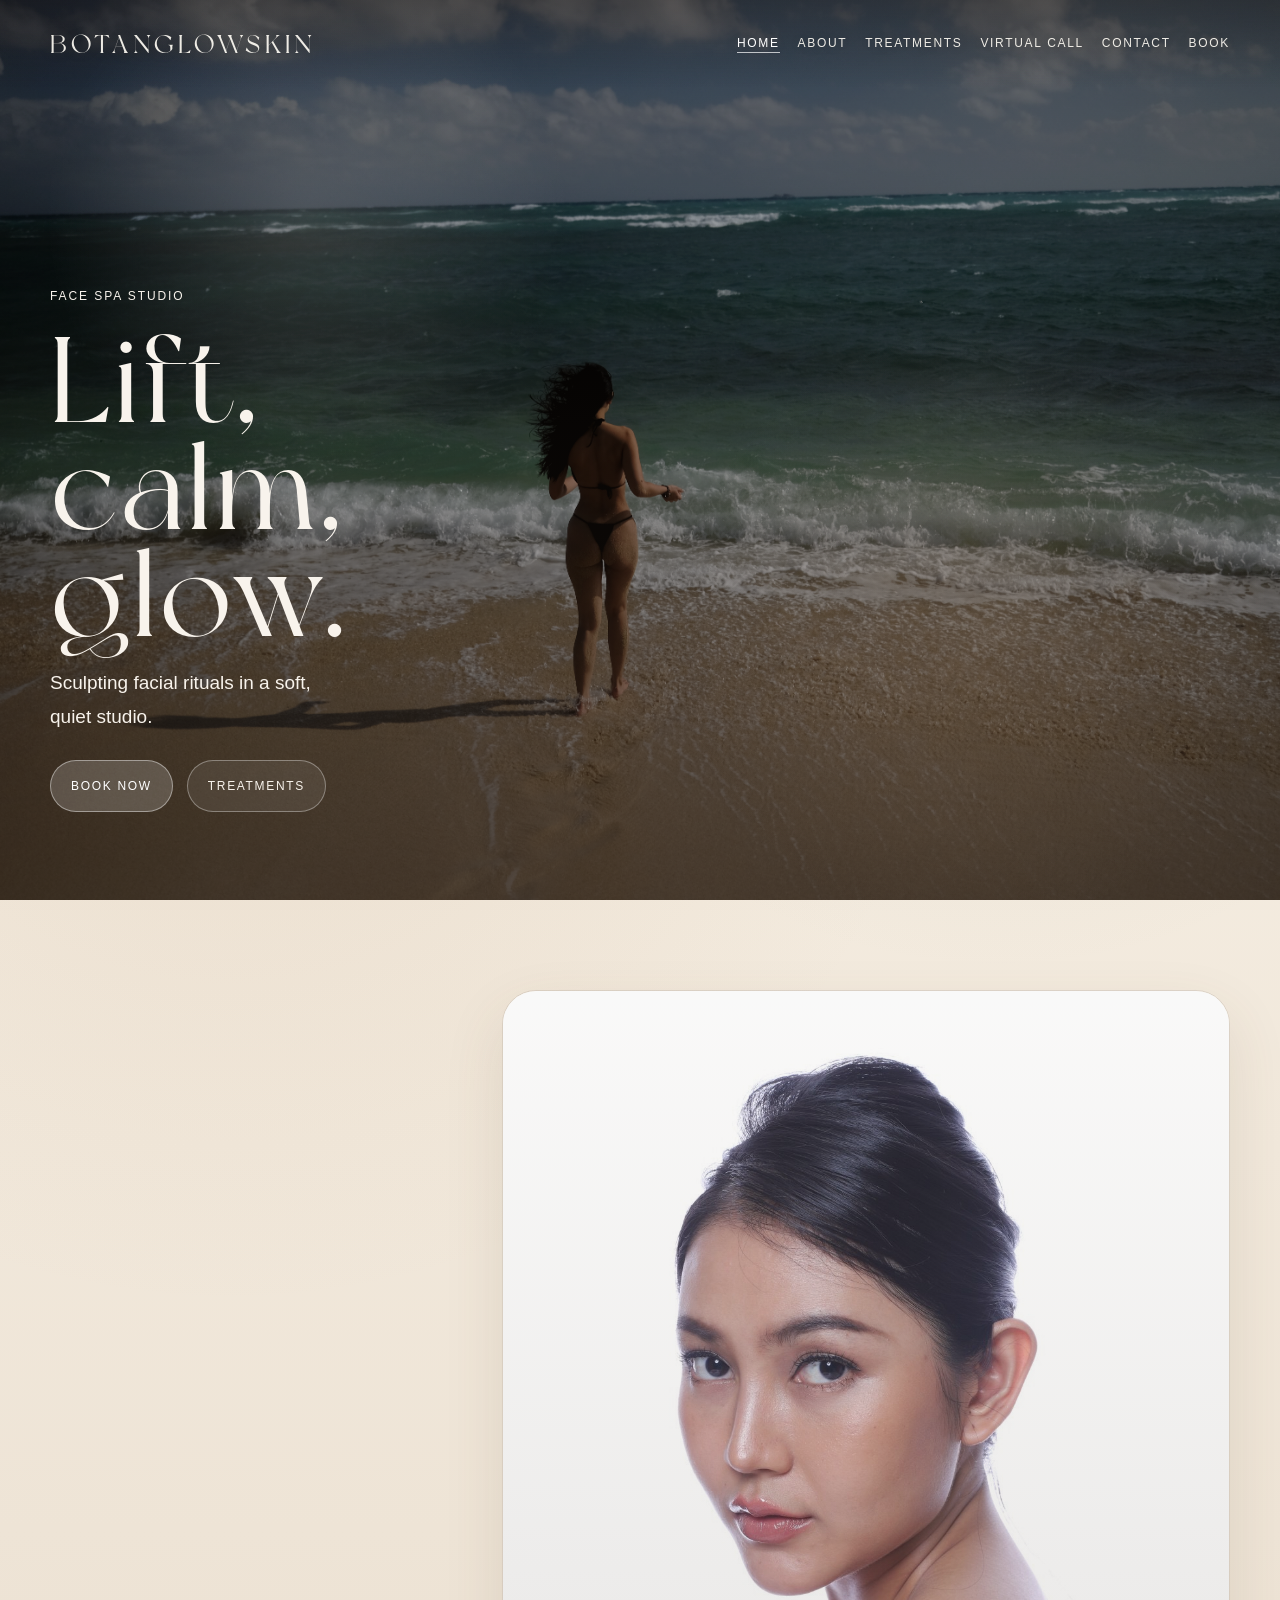
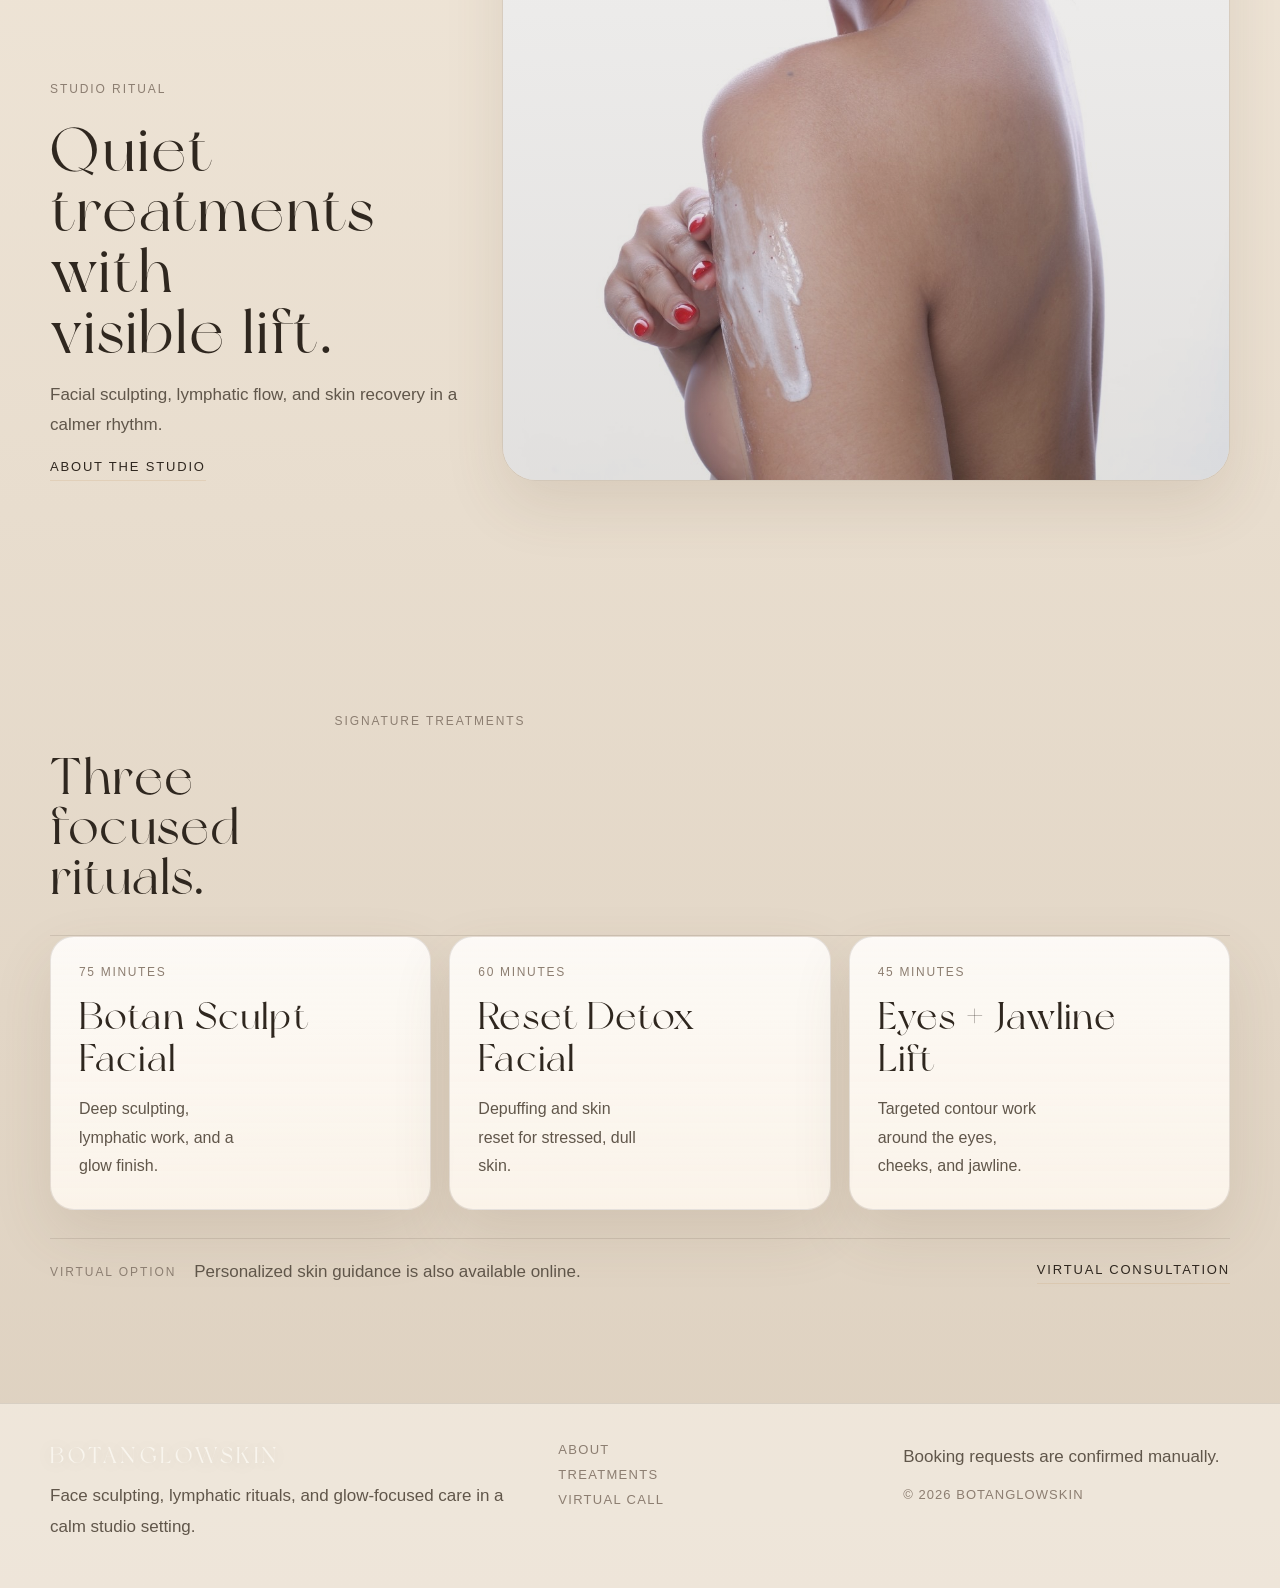
<file: index.html>
<!doctype html>
<html lang="en">
  <head>
    <meta charset="UTF-8" />
    <meta name="viewport" content="width=device-width, initial-scale=1.0" />
    <meta
      name="description"
      content="BOTANGLOWSKIN is a calm, sculpting-focused face spa studio offering moody facial rituals, lymphatic massage, and glow-led skin treatments."
    />
    <title>BOTANGLOWSKIN | Home</title>
    <link rel="stylesheet" href="styles.css" />
    <script src="site.js" defer></script>
  </head>
  <body class="page page-home">
    <header class="site-header">
      <div class="container header-inner">
        <a class="brand" href="index.html">BOTANGLOWSKIN</a>
        <nav class="nav" aria-label="Primary navigation">
          <a class="is-active" href="index.html">Home</a>
          <a href="about.html">About</a>
          <a href="services.html">Treatments</a>
          <a href="virtual-call.html">Virtual Call</a>
          <a href="contact.html">Contact</a>
          <a href="booking.html">Book</a>
        </nav>
      </div>
    </header>

    <main>
      <section class="hero hero-home">
        <div class="hero-home-media">
          <img src="photo/2.JPG" alt="Botanglowskin treatment atmosphere" />
        </div>

        <div class="container">
          <div class="hero-home-content" data-reveal>
            <p class="eyebrow">Face Spa Studio</p>
            <h1>Lift, calm, glow.</h1>
            <p class="hero-lead">
              Sculpting facial rituals in a soft, quiet studio.
            </p>

            <div class="button-row">
              <a class="button button-primary" href="booking.html">Book Now</a>
              <a class="button button-secondary" href="services.html"
                >Treatments</a
              >
            </div>
          </div>
        </div>
      </section>

      <section class="section home-editorial-section">
        <div class="container home-editorial-grid">
          <div class="home-editorial-copy" data-reveal>
            <p class="eyebrow">Studio Ritual</p>
            <h2>Quiet treatments with visible lift.</h2>
            <p>
              Facial sculpting, lymphatic flow, and skin recovery in a calmer
              rhythm.
            </p>
            <a class="text-link" href="about.html">About the studio</a>
          </div>

          <div class="image-panel home-editorial-image" data-reveal>
            <img
              src="photo/main.JPG"
              alt="Client receiving a calming face treatment"
            />
          </div>
        </div>
      </section>

      <section class="section">
        <div class="container">
          <div
            class="section-heading section-heading--compact home-services-heading"
            data-reveal
          >
            <p class="eyebrow">Signature Treatments</p>
            <h2>Three focused rituals.</h2>
          </div>

          <div class="service-cards home-service-cards">
            <article class="service-card home-service-card" data-reveal>
              <span class="service-time">75 Minutes</span>
              <h3>Botan Sculpt Facial</h3>
              <p>Deep sculpting, lymphatic work, and a glow finish.</p>
            </article>

            <article class="service-card home-service-card" data-reveal>
              <span class="service-time">60 Minutes</span>
              <h3>Reset Detox Facial</h3>
              <p>Depuffing and skin reset for stressed, dull skin.</p>
            </article>

            <article class="service-card home-service-card" data-reveal>
              <span class="service-time">45 Minutes</span>
              <h3>Eyes + Jawline Lift</h3>
              <p>Targeted contour work around the eyes, cheeks, and jawline.</p>
            </article>
          </div>

          <div class="home-cta-note" data-reveal>
            <p class="small-label">Virtual Option</p>
            <p>Personalized skin guidance is also available online.</p>
            <a class="text-link" href="virtual-call.html"
              >Virtual consultation</a
            >
          </div>
        </div>
      </section>
    </main>

    <footer class="site-footer">
      <div class="container footer-grid">
        <div class="footer-brand">
          <a class="brand" href="index.html">BOTANGLOWSKIN</a>
          <p>
            Face sculpting, lymphatic rituals, and glow-focused care in a calm
            studio setting.
          </p>
        </div>

        <div class="footer-links">
          <a href="about.html">About</a>
          <a href="services.html">Treatments</a>
          <a href="virtual-call.html">Virtual Call</a>
        </div>

        <div class="footer-meta">
          <p>Booking requests are confirmed manually.</p>
          <p class="footer-copy">© <span data-year></span> BOTANGLOWSKIN</p>
        </div>
      </div>
    </footer>
  </body>
</html>
</file>
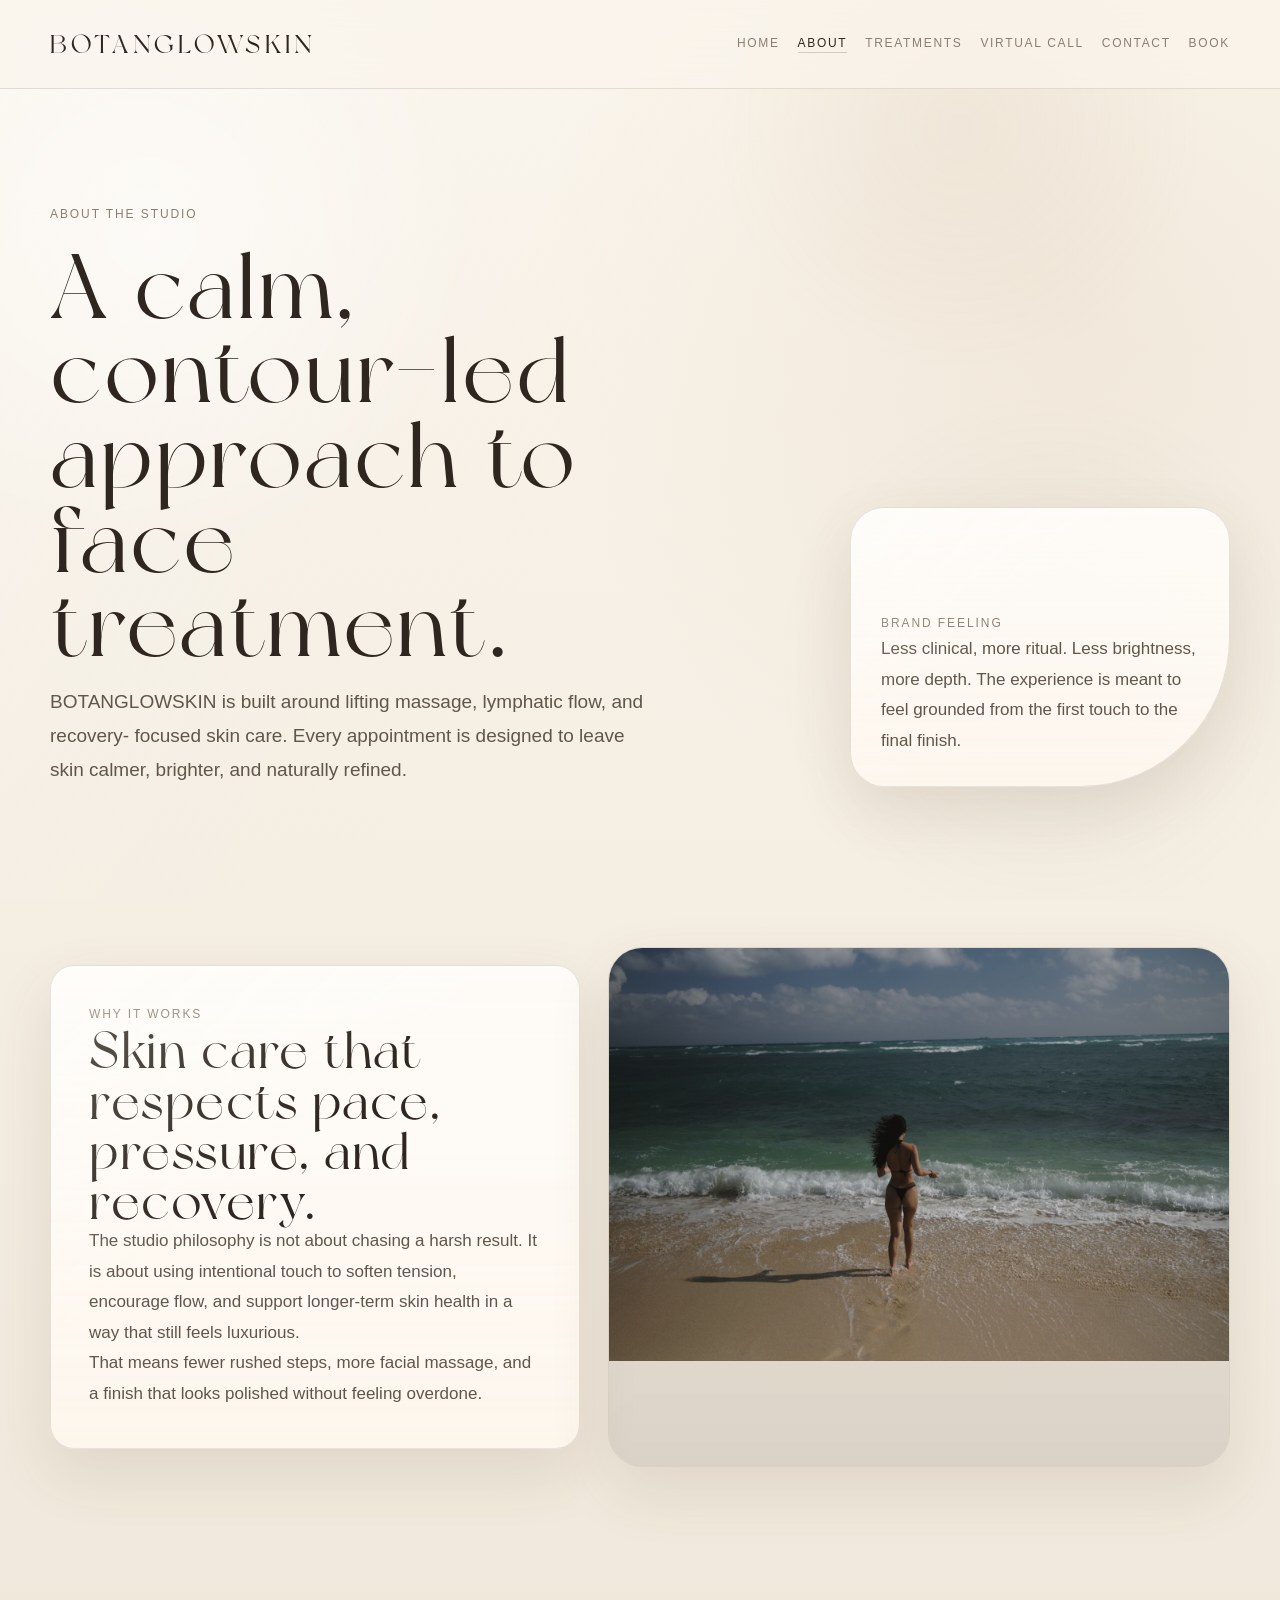
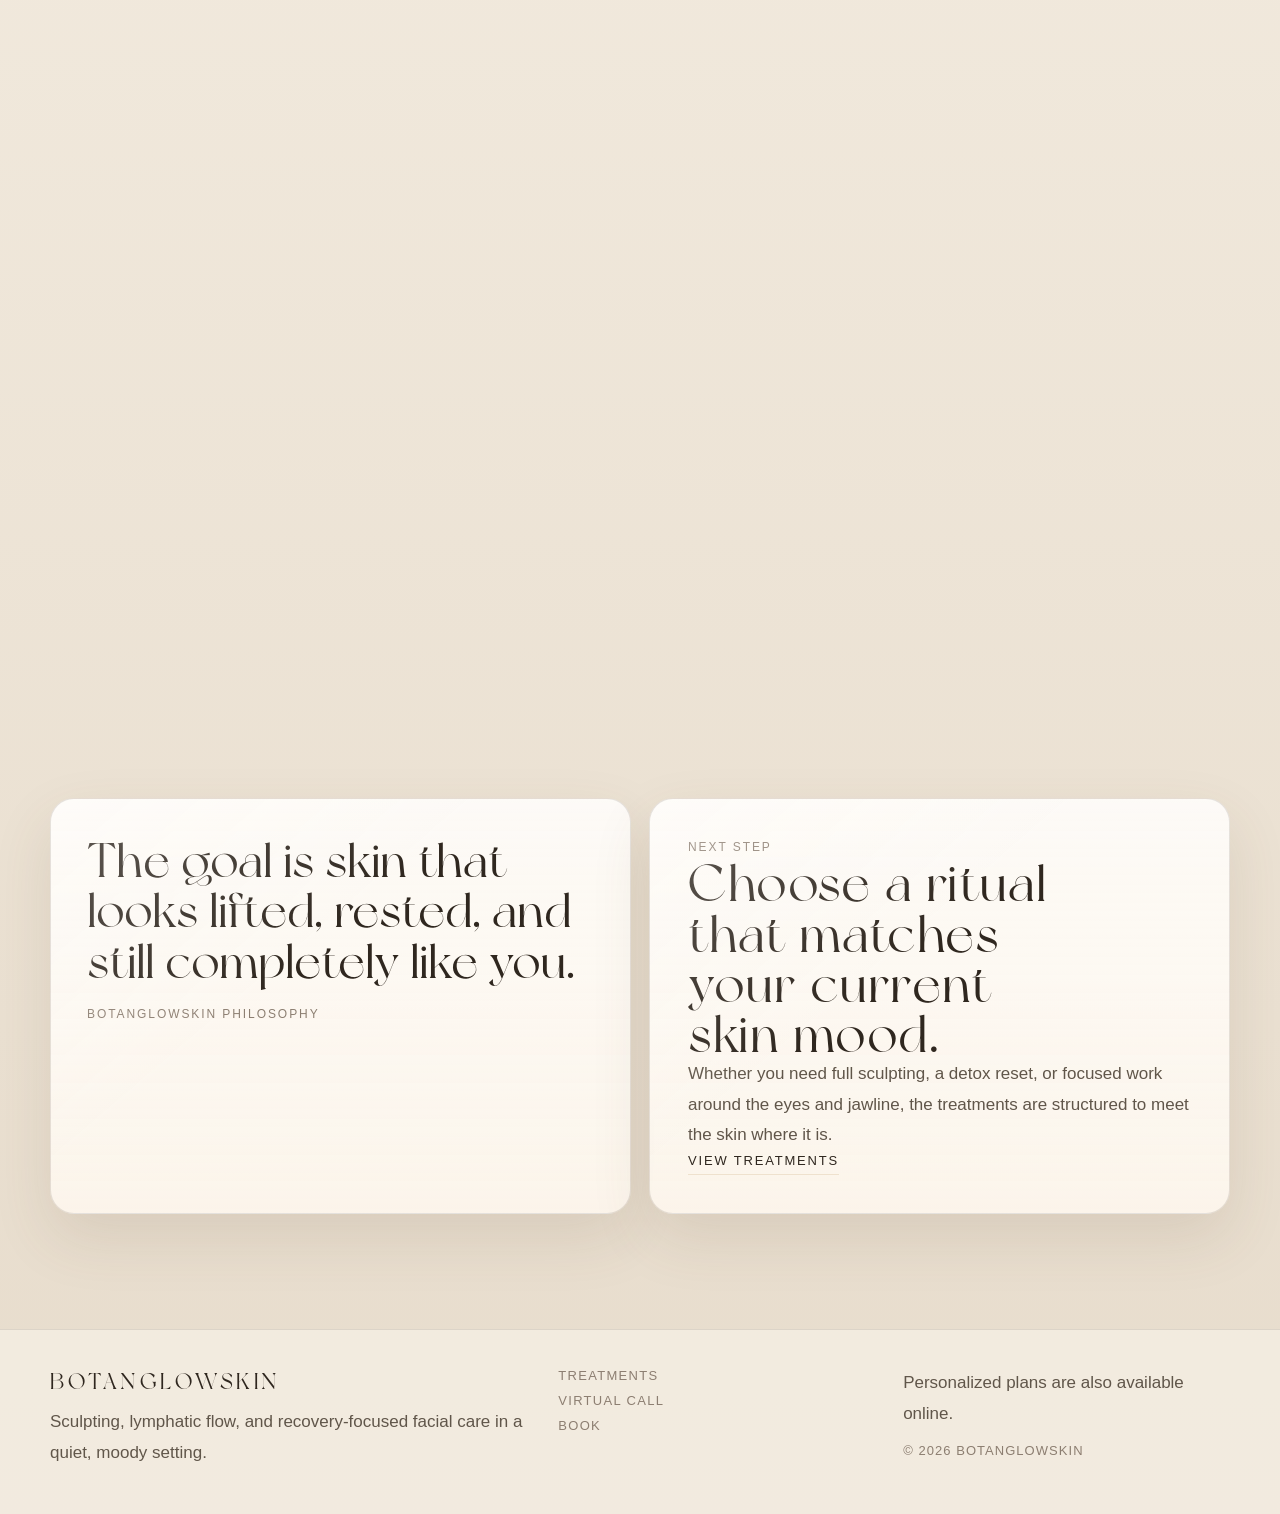
<file: about.html>
<!doctype html>
<html lang="en">
  <head>
    <meta charset="UTF-8" />
    <meta name="viewport" content="width=device-width, initial-scale=1.0" />
    <meta
      name="description"
      content="Learn the treatment philosophy behind BOTANGLOWSKIN, a calm face spa studio focused on sculpting, lymphatic flow, and skin recovery."
    />
    <title>BOTANGLOWSKIN | About</title>
    <link rel="stylesheet" href="styles.css" />
    <script src="site.js" defer></script>
  </head>
  <body class="page page-about">
    <header class="site-header">
      <div class="container header-inner">
        <a class="brand" href="index.html">BOTANGLOWSKIN</a>
        <nav class="nav" aria-label="Primary navigation">
          <a href="index.html">Home</a>
          <a class="is-active" href="about.html">About</a>
          <a href="services.html">Treatments</a>
          <a href="virtual-call.html">Virtual Call</a>
          <a href="contact.html">Contact</a>
          <a href="booking.html">Book</a>
        </nav>
      </div>
    </header>

    <main>
      <section class="page-hero">
        <div class="container page-hero-grid">
          <div class="page-hero-copy" data-reveal>
            <p class="eyebrow">About the Studio</p>
            <h1>A calm, contour-led approach to face treatment.</h1>
            <p class="page-intro">
              BOTANGLOWSKIN is built around lifting massage, lymphatic flow, and
              recovery- focused skin care. Every appointment is designed to
              leave skin calmer, brighter, and naturally refined.
            </p>
          </div>

          <div class="panel page-hero-card" data-reveal>
            <p class="small-label">Brand feeling</p>
            <p>
              Less clinical, more ritual. Less brightness, more depth. The
              experience is meant to feel grounded from the first touch to the
              final finish.
            </p>
          </div>
        </div>
      </section>

      <section class="section">
        <div class="container split-layout">
          <div class="panel panel-spacious" data-reveal>
            <p class="eyebrow">Why It Works</p>
            <h2>Skin care that respects pace, pressure, and recovery.</h2>
            <p>
              The studio philosophy is not about chasing a harsh result. It is
              about using intentional touch to soften tension, encourage flow,
              and support longer-term skin health in a way that still feels
              luxurious.
            </p>
            <p>
              That means fewer rushed steps, more facial massage, and a finish
              that looks polished without feeling overdone.
            </p>
          </div>

          <div class="image-panel" data-reveal>
            <img src="photo/2.JPG" alt="Softly lit face treatment setting" />
          </div>
        </div>
      </section>

      <section class="section">
        <div class="container">
          <div class="section-heading" data-reveal>
            <p class="eyebrow">Core Principles</p>
            <h2>The treatment language of the studio.</h2>
          </div>

          <div class="grid-3">
            <article class="feature-card" data-reveal>
              <p class="card-index">01</p>
              <h3>Intentional Touch</h3>
              <p>
                Massage techniques are used with purpose so the skin experience
                feels soothing while the facial structure looks cleaner and more
                awake.
              </p>
            </article>

            <article class="feature-card" data-reveal>
              <p class="card-index">02</p>
              <h3>Visible Calm</h3>
              <p>
                The goal is not only glow, but skin that appears settled, less
                puffy, and more balanced after the treatment ends.
              </p>
            </article>

            <article class="feature-card" data-reveal>
              <p class="card-index">03</p>
              <h3>Longer-Term Support</h3>
              <p>
                Services and consultations are designed to support real
                routines, not just one-day results, so skin care can continue
                beyond the studio.
              </p>
            </article>
          </div>
        </div>
      </section>

      <section class="section">
        <div class="container detail-grid">
          <div class="quote-panel" data-reveal>
            <p class="quote-text">
              The goal is skin that looks lifted, rested, and still completely
              like you.
            </p>
            <p class="small-label">BOTANGLOWSKIN Philosophy</p>
          </div>

          <div class="panel panel-spacious" data-reveal>
            <p class="eyebrow">Next Step</p>
            <h2>Choose a ritual that matches your current skin mood.</h2>
            <p>
              Whether you need full sculpting, a detox reset, or focused work
              around the eyes and jawline, the treatments are structured to meet
              the skin where it is.
            </p>
            <a class="text-link" href="services.html">View treatments</a>
          </div>
        </div>
      </section>
    </main>

    <footer class="site-footer">
      <div class="container footer-grid">
        <div class="footer-brand">
          <a class="brand" href="index.html">BOTANGLOWSKIN</a>
          <p>
            Sculpting, lymphatic flow, and recovery-focused facial care in a
            quiet, moody setting.
          </p>
        </div>

        <div class="footer-links">
          <a href="services.html">Treatments</a>
          <a href="virtual-call.html">Virtual Call</a>
          <a href="booking.html">Book</a>
        </div>

        <div class="footer-meta">
          <p>Personalized plans are also available online.</p>
          <p class="footer-copy">© <span data-year></span> BOTANGLOWSKIN</p>
        </div>
      </div>
    </footer>
  </body>
</html>
</file>
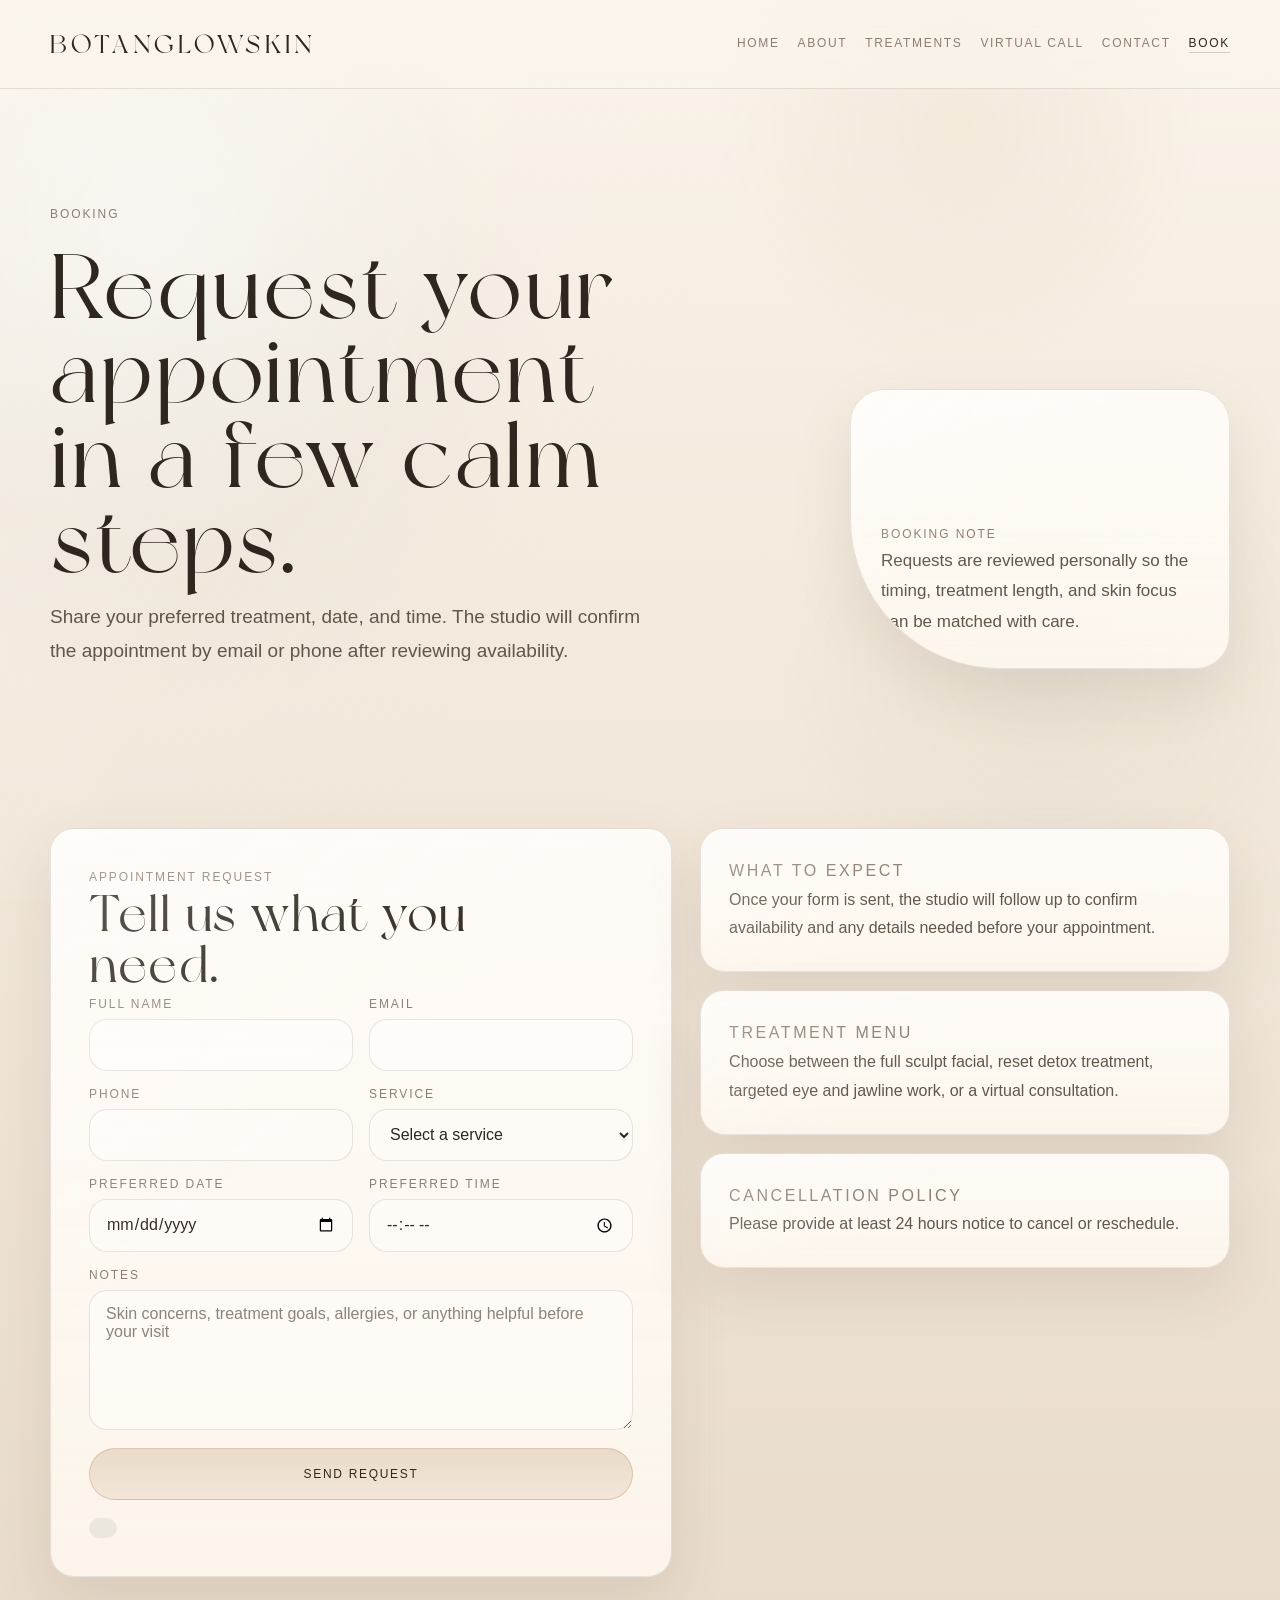
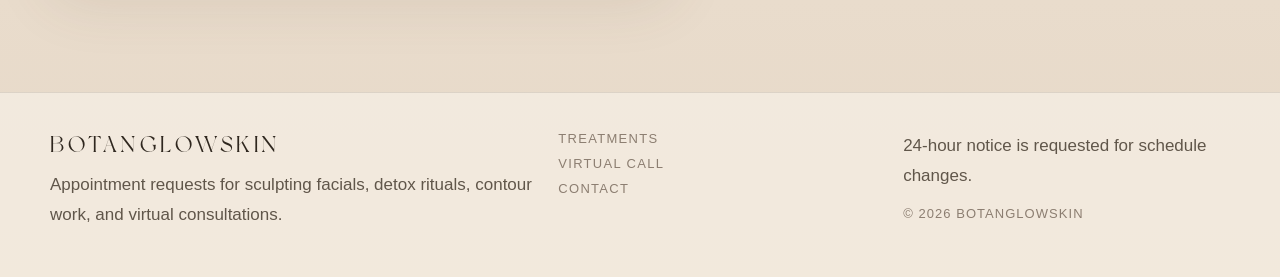
<file: booking.html>
<!doctype html>
<html lang="en">
  <head>
    <meta charset="UTF-8" />
    <meta name="viewport" content="width=device-width, initial-scale=1.0" />
    <meta
      name="description"
      content="Request an appointment with BOTANGLOWSKIN for sculpting facials, detox treatments, focused contour work, or a virtual skin consultation."
    />
    <title>BOTANGLOWSKIN | Booking</title>
    <link rel="stylesheet" href="styles.css" />
    <script src="site.js" defer></script>
  </head>
  <body class="page page-booking">
    <header class="site-header">
      <div class="container header-inner">
        <a class="brand" href="index.html">BOTANGLOWSKIN</a>
        <nav class="nav" aria-label="Primary navigation">
          <a href="index.html">Home</a>
          <a href="about.html">About</a>
          <a href="services.html">Treatments</a>
          <a href="virtual-call.html">Virtual Call</a>
          <a href="contact.html">Contact</a>
          <a class="is-active" href="booking.html">Book</a>
        </nav>
      </div>
    </header>

    <main>
      <section class="page-hero">
        <div class="container page-hero-grid">
          <div class="page-hero-copy" data-reveal>
            <p class="eyebrow">Booking</p>
            <h1>Request your appointment in a few calm steps.</h1>
            <p class="page-intro">
              Share your preferred treatment, date, and time. The studio will
              confirm the appointment by email or phone after reviewing
              availability.
            </p>
          </div>

          <div class="panel page-hero-card" data-reveal>
            <p class="small-label">Booking note</p>
            <p>
              Requests are reviewed personally so the timing, treatment length,
              and skin focus can be matched with care.
            </p>
          </div>
        </div>
      </section>

      <section class="section">
        <div class="container booking-layout">
          <div class="panel panel-spacious" data-reveal>
            <p class="eyebrow">Appointment Request</p>
            <h2>Tell us what you need.</h2>

            <form class="form" id="booking-form">
              <div class="form-grid">
                <div class="field-group">
                  <label for="name">Full name</label>
                  <input id="name" name="name" type="text" required />
                </div>

                <div class="field-group">
                  <label for="email">Email</label>
                  <input id="email" name="email" type="email" required />
                </div>

                <div class="field-group">
                  <label for="phone">Phone</label>
                  <input id="phone" name="phone" type="tel" />
                </div>

                <div class="field-group">
                  <label for="service">Service</label>
                  <select id="service" name="service" required>
                    <option value="">Select a service</option>
                    <option>BOTAN SCULPT FACIAL (75 MIN)</option>
                    <option>RESET DETOX FACIAL (60 MIN)</option>
                    <option>EYES + JAWLINE LIFT (45 MIN)</option>
                    <option>VIRTUAL SKIN CONSULTATION (45 MIN)</option>
                  </select>
                </div>

                <div class="field-group">
                  <label for="date">Preferred date</label>
                  <input id="date" name="date" type="date" required />
                </div>

                <div class="field-group">
                  <label for="time">Preferred time</label>
                  <input id="time" name="time" type="time" required />
                </div>

                <div class="field-group full-width">
                  <label for="notes">Notes</label>
                  <textarea
                    id="notes"
                    name="notes"
                    rows="5"
                    placeholder="Skin concerns, treatment goals, allergies, or anything helpful before your visit"
                  ></textarea>
                </div>
              </div>

              <button type="submit" class="button button-primary">
                Send Request
              </button>
              <p
                class="form-status"
                id="form-status"
                aria-live="polite"
                hidden
              ></p>
            </form>
          </div>

          <aside class="booking-aside">
            <div class="contact-card" data-reveal>
              <p class="small-label">What to expect</p>
              <p>
                Once your form is sent, the studio will follow up to confirm
                availability and any details needed before your appointment.
              </p>
            </div>

            <div class="contact-card" data-reveal>
              <p class="small-label">Treatment menu</p>
              <p>
                Choose between the full sculpt facial, reset detox treatment,
                targeted eye and jawline work, or a virtual consultation.
              </p>
            </div>

            <div class="contact-card" data-reveal>
              <p class="small-label">Cancellation policy</p>
              <p>
                Please provide at least 24 hours notice to cancel or reschedule.
              </p>
            </div>
          </aside>
        </div>
      </section>
    </main>

    <footer class="site-footer">
      <div class="container footer-grid">
        <div class="footer-brand">
          <a class="brand" href="index.html">BOTANGLOWSKIN</a>
          <p>
            Appointment requests for sculpting facials, detox rituals, contour
            work, and virtual consultations.
          </p>
        </div>

        <div class="footer-links">
          <a href="services.html">Treatments</a>
          <a href="virtual-call.html">Virtual Call</a>
          <a href="contact.html">Contact</a>
        </div>

        <div class="footer-meta">
          <p>24-hour notice is requested for schedule changes.</p>
          <p class="footer-copy">© <span data-year></span> BOTANGLOWSKIN</p>
        </div>
      </div>
    </footer>
  </body>
</html>
</file>
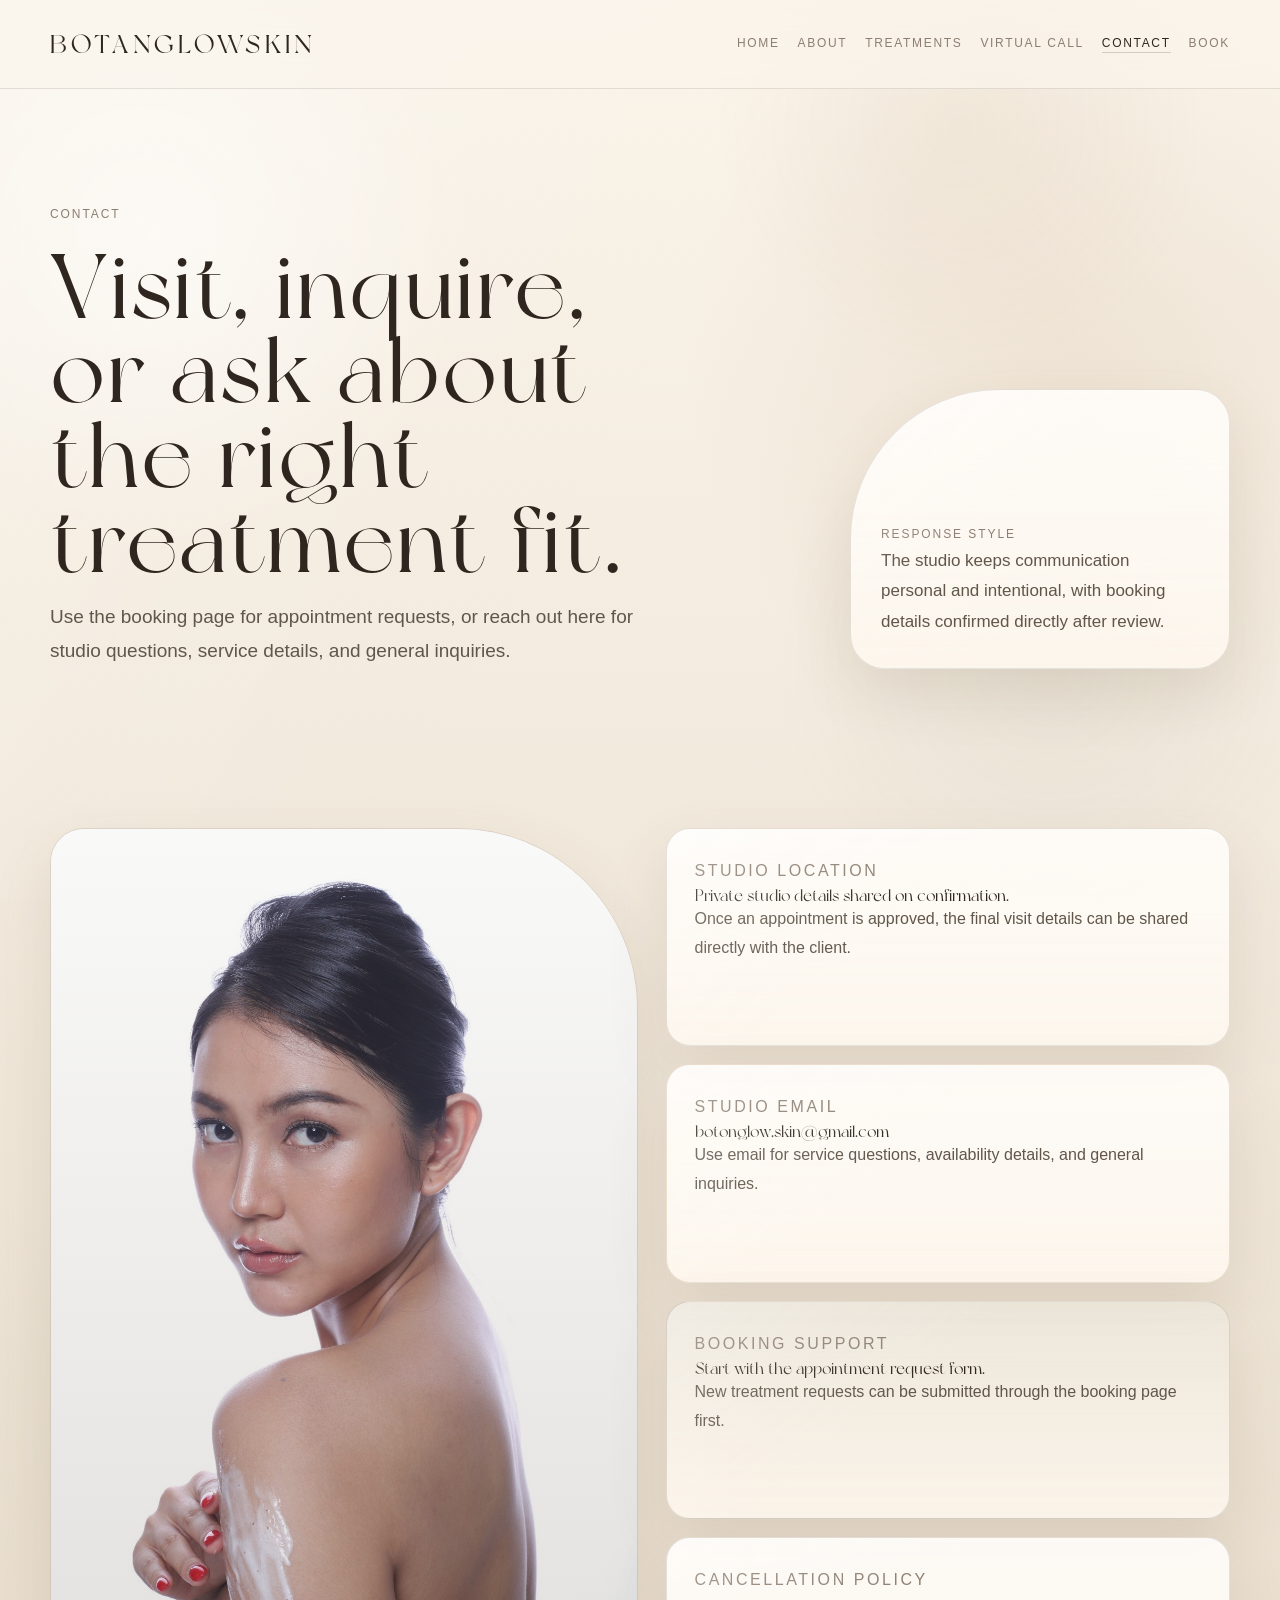
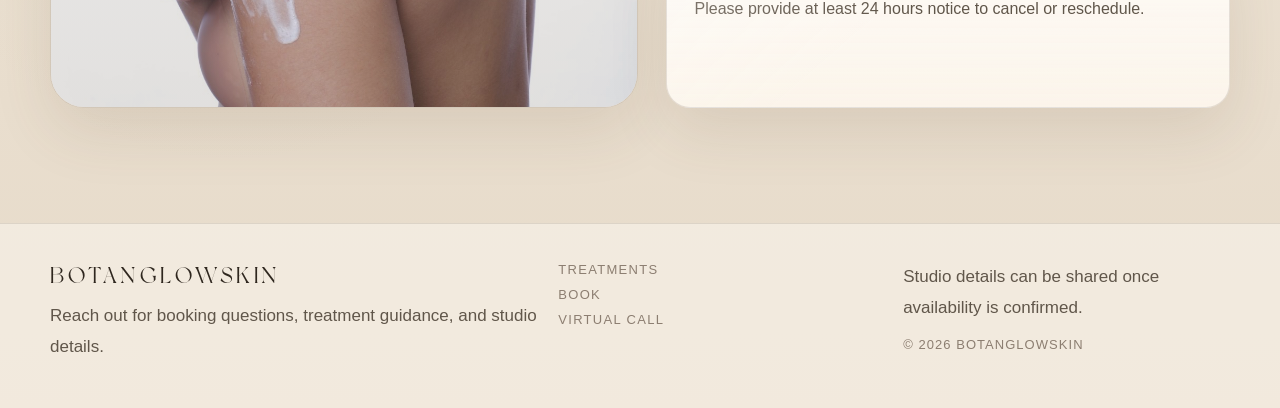
<file: contact.html>
<!doctype html>
<html lang="en">
  <head>
    <meta charset="UTF-8" />
    <meta name="viewport" content="width=device-width, initial-scale=1.0" />
    <meta
      name="description"
      content="Contact BOTANGLOWSKIN for studio inquiries, booking questions, and treatment information."
    />
    <title>BOTANGLOWSKIN | Contact</title>
    <link rel="stylesheet" href="styles.css" />
    <script src="site.js" defer></script>
  </head>
  <body class="page page-contact">
    <header class="site-header">
      <div class="container header-inner">
        <a class="brand" href="index.html">BOTANGLOWSKIN</a>
        <nav class="nav" aria-label="Primary navigation">
          <a href="index.html">Home</a>
          <a href="about.html">About</a>
          <a href="services.html">Treatments</a>
          <a href="virtual-call.html">Virtual Call</a>
          <a class="is-active" href="contact.html">Contact</a>
          <a href="booking.html">Book</a>
        </nav>
      </div>
    </header>

    <main>
      <section class="page-hero">
        <div class="container page-hero-grid">
          <div class="page-hero-copy" data-reveal>
            <p class="eyebrow">Contact</p>
            <h1>Visit, inquire, or ask about the right treatment fit.</h1>
            <p class="page-intro">
              Use the booking page for appointment requests, or reach out here
              for studio questions, service details, and general inquiries.
            </p>
          </div>

          <div class="panel page-hero-card" data-reveal>
            <p class="small-label">Response style</p>
            <p>
              The studio keeps communication personal and intentional, with
              booking details confirmed directly after review.
            </p>
          </div>
        </div>
      </section>

      <section class="section">
        <div class="container contact-layout">
          <div class="image-panel tall-panel" data-reveal>
            <img
              src="photo/main.JPG"
              alt="Botanglowskin calming facial image"
            />
          </div>

          <div class="contact-stack">
            <article class="contact-card" data-reveal>
              <p class="small-label">Studio location</p>
              <p class="contact-value">
                Private studio details shared on confirmation.
              </p>
              <p>
                Once an appointment is approved, the final visit details can be
                shared directly with the client.
              </p>
            </article>

            <article class="contact-card" data-reveal>
              <p class="small-label">Studio email</p>
              <p class="contact-value">botonglow,skin@gmail.com</p>
              <p>
                Use email for service questions, availability details, and
                general inquiries.
              </p>
            </article>

            <article class="contact-card" data-reveal>
              <p class="small-label">Booking support</p>
              <p class="contact-value">
                Start with the appointment request form.
              </p>
              <p>
                New treatment requests can be submitted through the booking page
                first.
              </p>
            </article>

            <article class="contact-card" data-reveal>
              <p class="small-label">Cancellation policy</p>
              <p>
                Please provide at least 24 hours notice to cancel or reschedule.
              </p>
            </article>
          </div>
        </div>
      </section>
    </main>

    <footer class="site-footer">
      <div class="container footer-grid">
        <div class="footer-brand">
          <a class="brand" href="index.html">BOTANGLOWSKIN</a>
          <p>
            Reach out for booking questions, treatment guidance, and studio
            details.
          </p>
        </div>

        <div class="footer-links">
          <a href="services.html">Treatments</a>
          <a href="booking.html">Book</a>
          <a href="virtual-call.html">Virtual Call</a>
        </div>

        <div class="footer-meta">
          <p>Studio details can be shared once availability is confirmed.</p>
          <p class="footer-copy">© <span data-year></span> BOTANGLOWSKIN</p>
        </div>
      </div>
    </footer>
  </body>
</html>
</file>
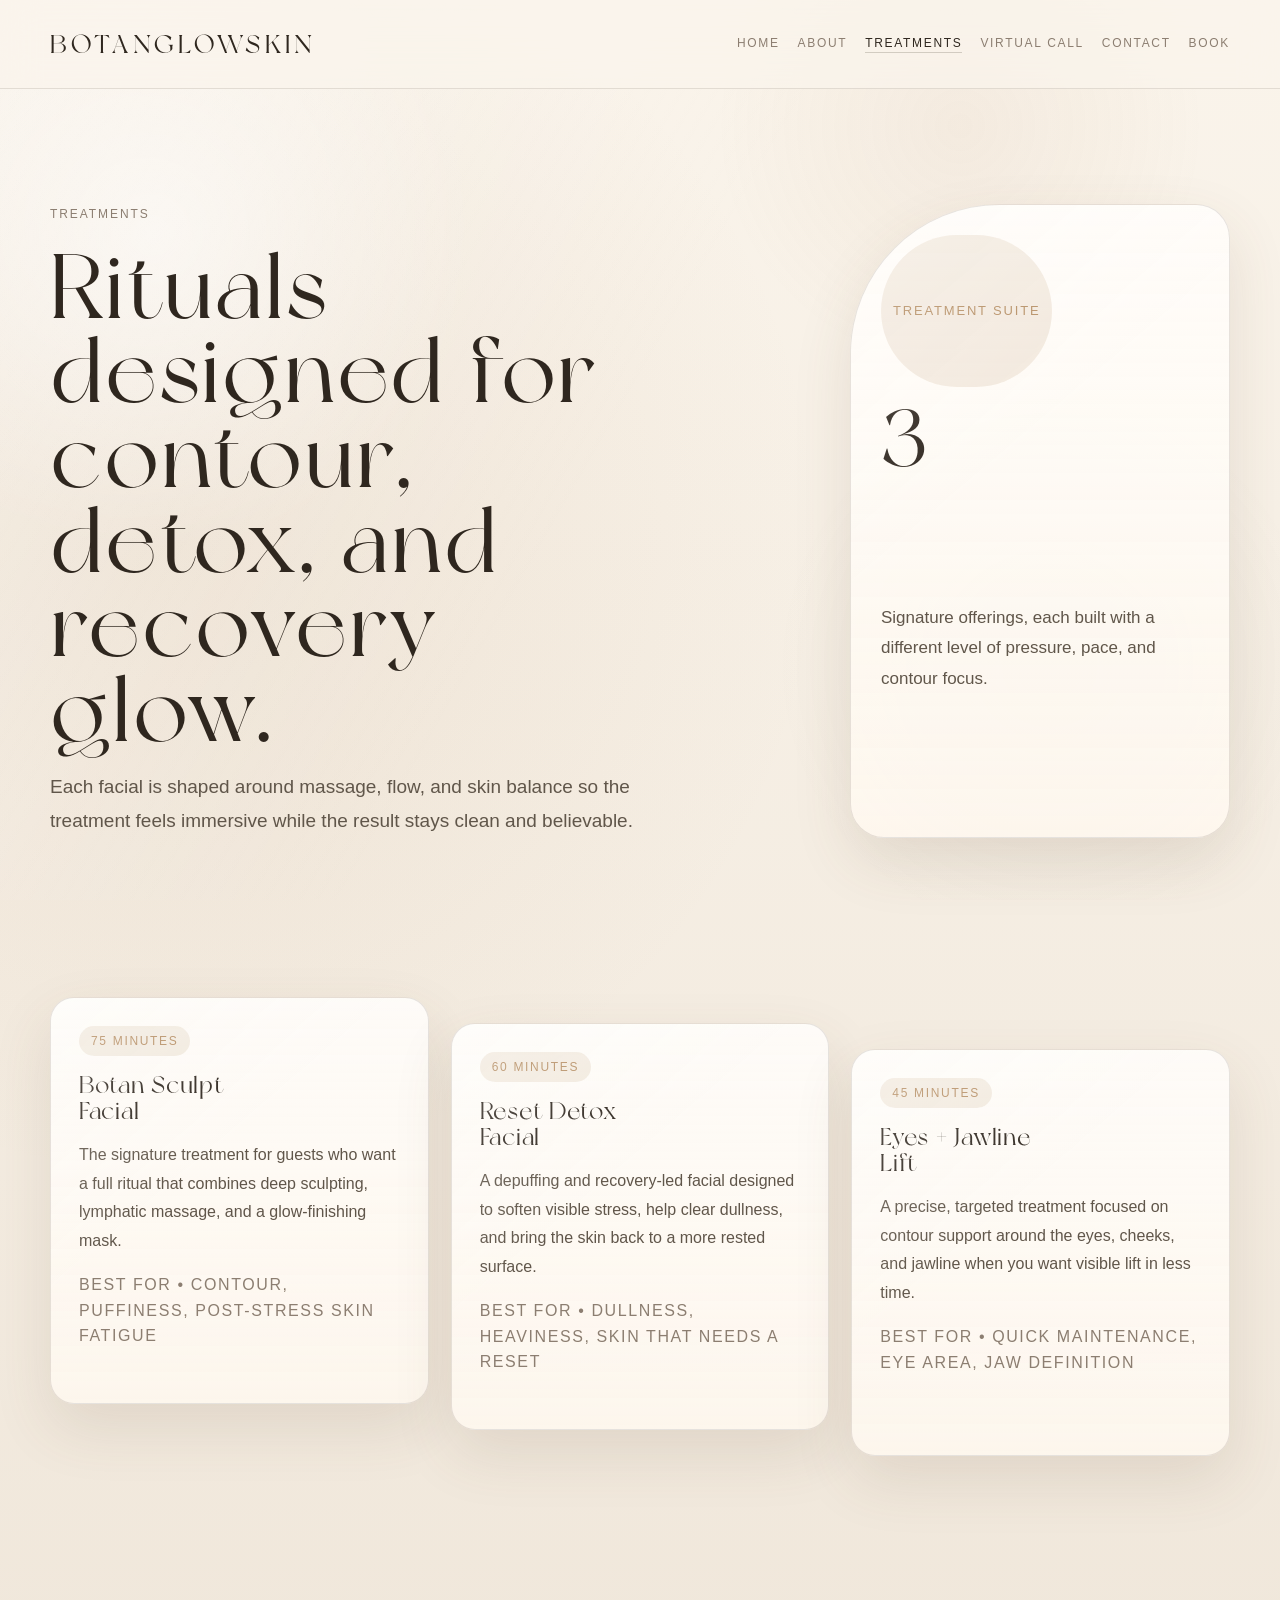
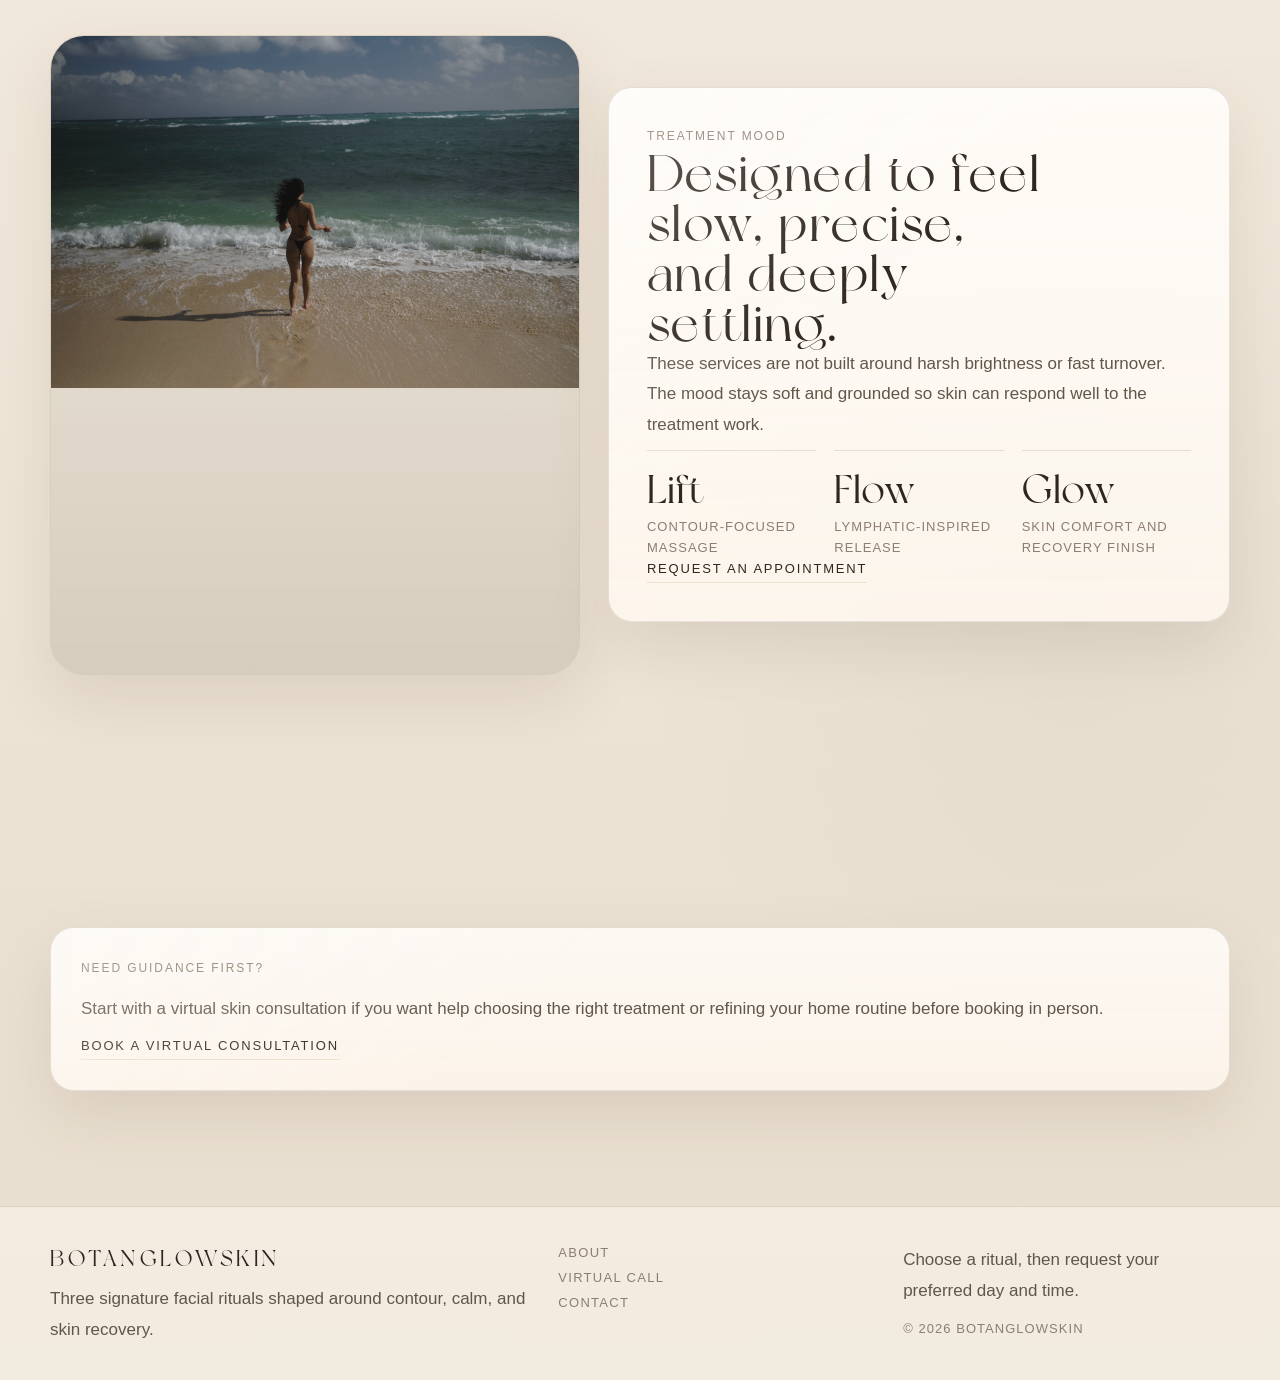
<file: services.html>
<!doctype html>
<html lang="en">
  <head>
    <meta charset="UTF-8" />
    <meta name="viewport" content="width=device-width, initial-scale=1.0" />
    <meta
      name="description"
      content="Explore BOTANGLOWSKIN facial treatments including the Botan Sculpt Facial, Reset Detox Facial, and Eyes + Jawline Lift."
    />
    <title>BOTANGLOWSKIN | Treatments</title>
    <link rel="stylesheet" href="styles.css" />
    <script src="site.js" defer></script>
  </head>
  <body class="page page-services">
    <header class="site-header">
      <div class="container header-inner">
        <a class="brand" href="index.html">BOTANGLOWSKIN</a>
        <nav class="nav" aria-label="Primary navigation">
          <a href="index.html">Home</a>
          <a href="about.html">About</a>
          <a class="is-active" href="services.html">Treatments</a>
          <a href="virtual-call.html">Virtual Call</a>
          <a href="contact.html">Contact</a>
          <a href="booking.html">Book</a>
        </nav>
      </div>
    </header>

    <main>
      <section class="page-hero">
        <div class="container page-hero-grid">
          <div class="page-hero-copy" data-reveal>
            <p class="eyebrow">Treatments</p>
            <h1>Rituals designed for contour, detox, and recovery glow.</h1>
            <p class="page-intro">
              Each facial is shaped around massage, flow, and skin balance so
              the treatment feels immersive while the result stays clean and
              believable.
            </p>
          </div>

          <div class="price-panel" data-reveal>
            <p class="price-value">Treatment Suite</p>
            <p class="price-amount">3</p>
            <p>
              Signature offerings, each built with a different level of
              pressure, pace, and contour focus.
            </p>
          </div>
        </div>
      </section>

      <section class="section">
        <div class="container service-layout">
          <article class="service-card" data-reveal>
            <span class="service-time">75 Minutes</span>
            <h3>Botan Sculpt Facial</h3>
            <p>
              The signature treatment for guests who want a full ritual that
              combines deep sculpting, lymphatic massage, and a glow-finishing
              mask.
            </p>
            <p class="service-meta">
              Best for • contour, puffiness, post-stress skin fatigue
            </p>
          </article>

          <article class="service-card" data-reveal>
            <span class="service-time">60 Minutes</span>
            <h3>Reset Detox Facial</h3>
            <p>
              A depuffing and recovery-led facial designed to soften visible
              stress, help clear dullness, and bring the skin back to a more
              rested surface.
            </p>
            <p class="service-meta">
              Best for • dullness, heaviness, skin that needs a reset
            </p>
          </article>

          <article class="service-card" data-reveal>
            <span class="service-time">45 Minutes</span>
            <h3>Eyes + Jawline Lift</h3>
            <p>
              A precise, targeted treatment focused on contour support around
              the eyes, cheeks, and jawline when you want visible lift in less
              time.
            </p>
            <p class="service-meta">
              Best for • quick maintenance, eye area, jaw definition
            </p>
          </article>
        </div>
      </section>

      <section class="section">
        <div class="container split-layout">
          <div class="image-panel tall-panel" data-reveal>
            <img
              src="photo/2.JPG"
              alt="Facial treatment environment at Botanglowskin"
            />
          </div>

          <div class="panel panel-spacious" data-reveal>
            <p class="eyebrow">Treatment Mood</p>
            <h2>Designed to feel slow, precise, and deeply settling.</h2>
            <p>
              These services are not built around harsh brightness or fast
              turnover. The mood stays soft and grounded so skin can respond
              well to the treatment work.
            </p>

            <div class="stat-row">
              <div>
                <span class="stat-value">Lift</span>
                <span class="stat-label">contour-focused massage</span>
              </div>
              <div>
                <span class="stat-value">Flow</span>
                <span class="stat-label">lymphatic-inspired release</span>
              </div>
              <div>
                <span class="stat-value">Glow</span>
                <span class="stat-label">skin comfort and recovery finish</span>
              </div>
            </div>

            <a class="text-link" href="booking.html">Request an appointment</a>
          </div>
        </div>
      </section>

      <section class="section">
        <div class="container">
          <div class="panel subtle-panel section-cta" data-reveal>
            <p class="small-label">Need guidance first?</p>
            <p>
              Start with a virtual skin consultation if you want help choosing
              the right treatment or refining your home routine before booking
              in person.
            </p>
            <a class="text-link" href="virtual-call.html"
              >Book a virtual consultation</a
            >
          </div>
        </div>
      </section>
    </main>

    <footer class="site-footer">
      <div class="container footer-grid">
        <div class="footer-brand">
          <a class="brand" href="index.html">BOTANGLOWSKIN</a>
          <p>
            Three signature facial rituals shaped around contour, calm, and skin
            recovery.
          </p>
        </div>

        <div class="footer-links">
          <a href="about.html">About</a>
          <a href="virtual-call.html">Virtual Call</a>
          <a href="contact.html">Contact</a>
        </div>

        <div class="footer-meta">
          <p>Choose a ritual, then request your preferred day and time.</p>
          <p class="footer-copy">© <span data-year></span> BOTANGLOWSKIN</p>
        </div>
      </div>
    </footer>
  </body>
</html>
</file>
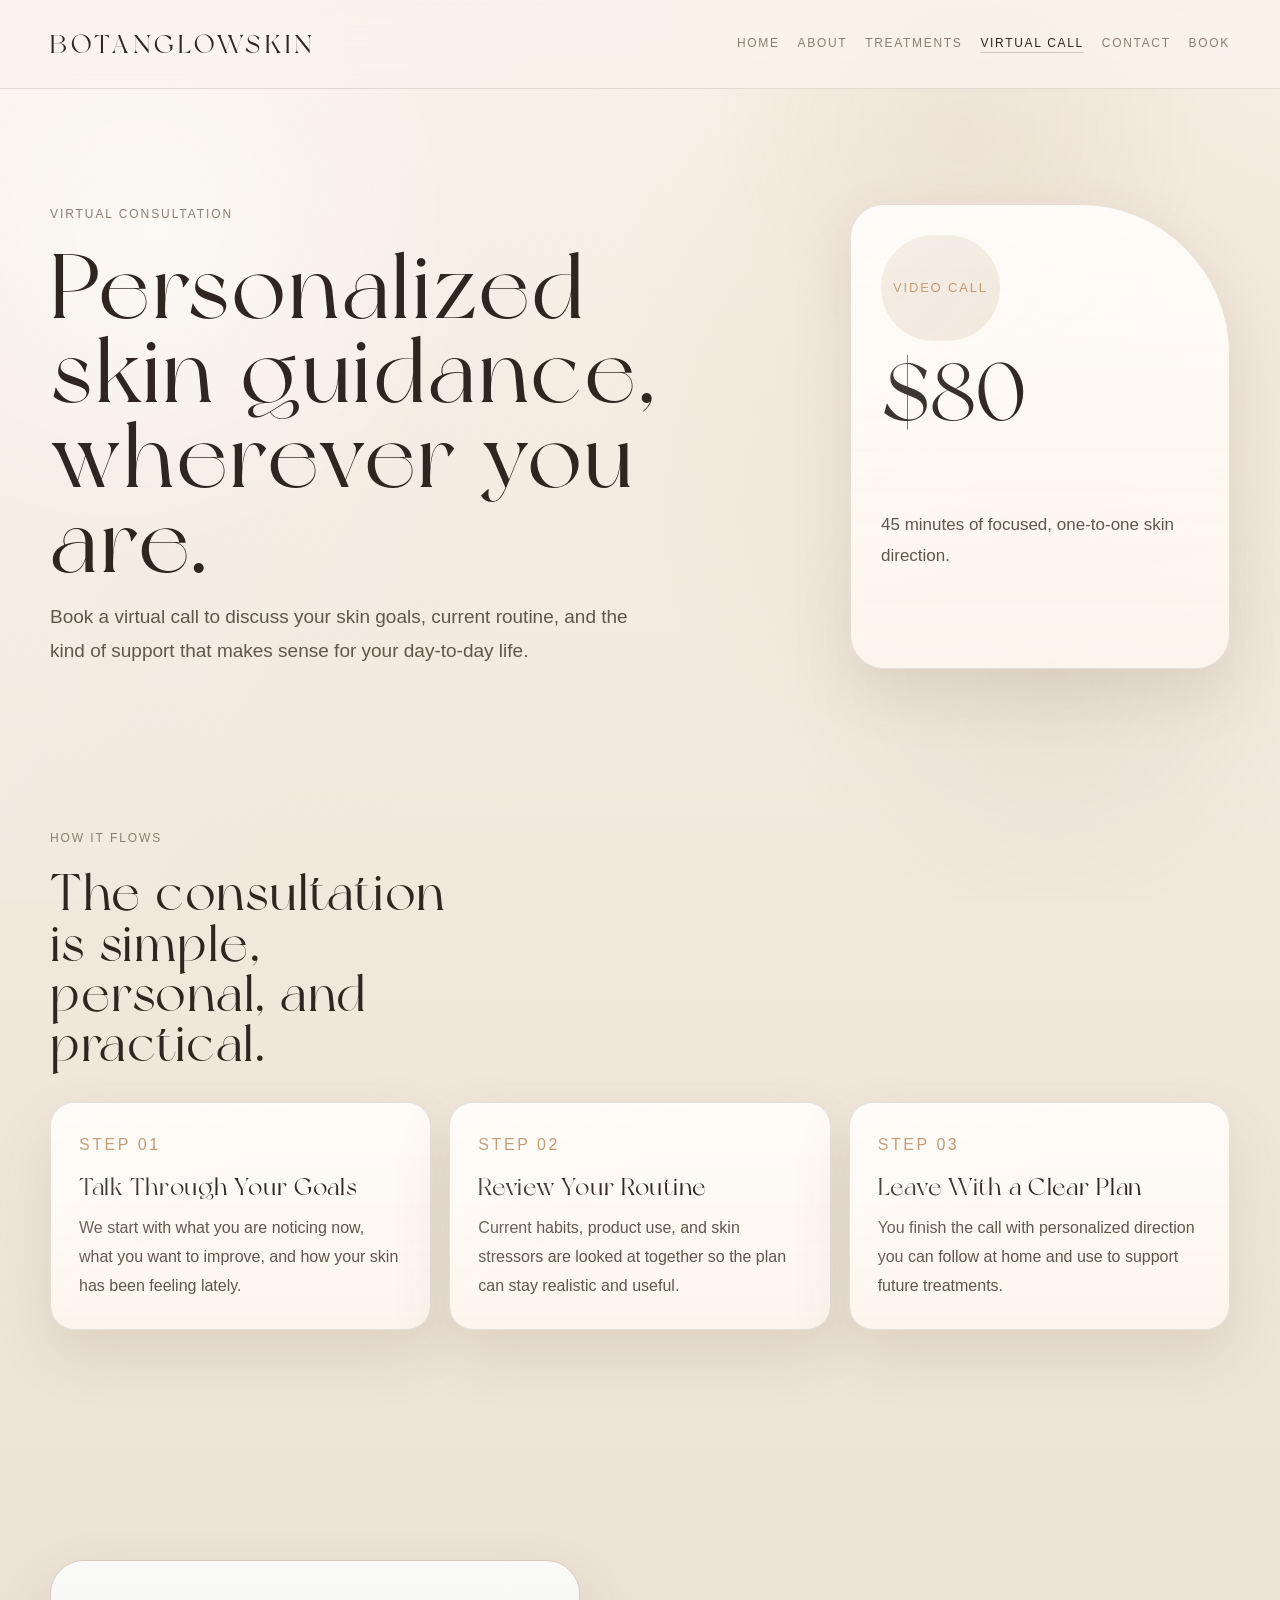
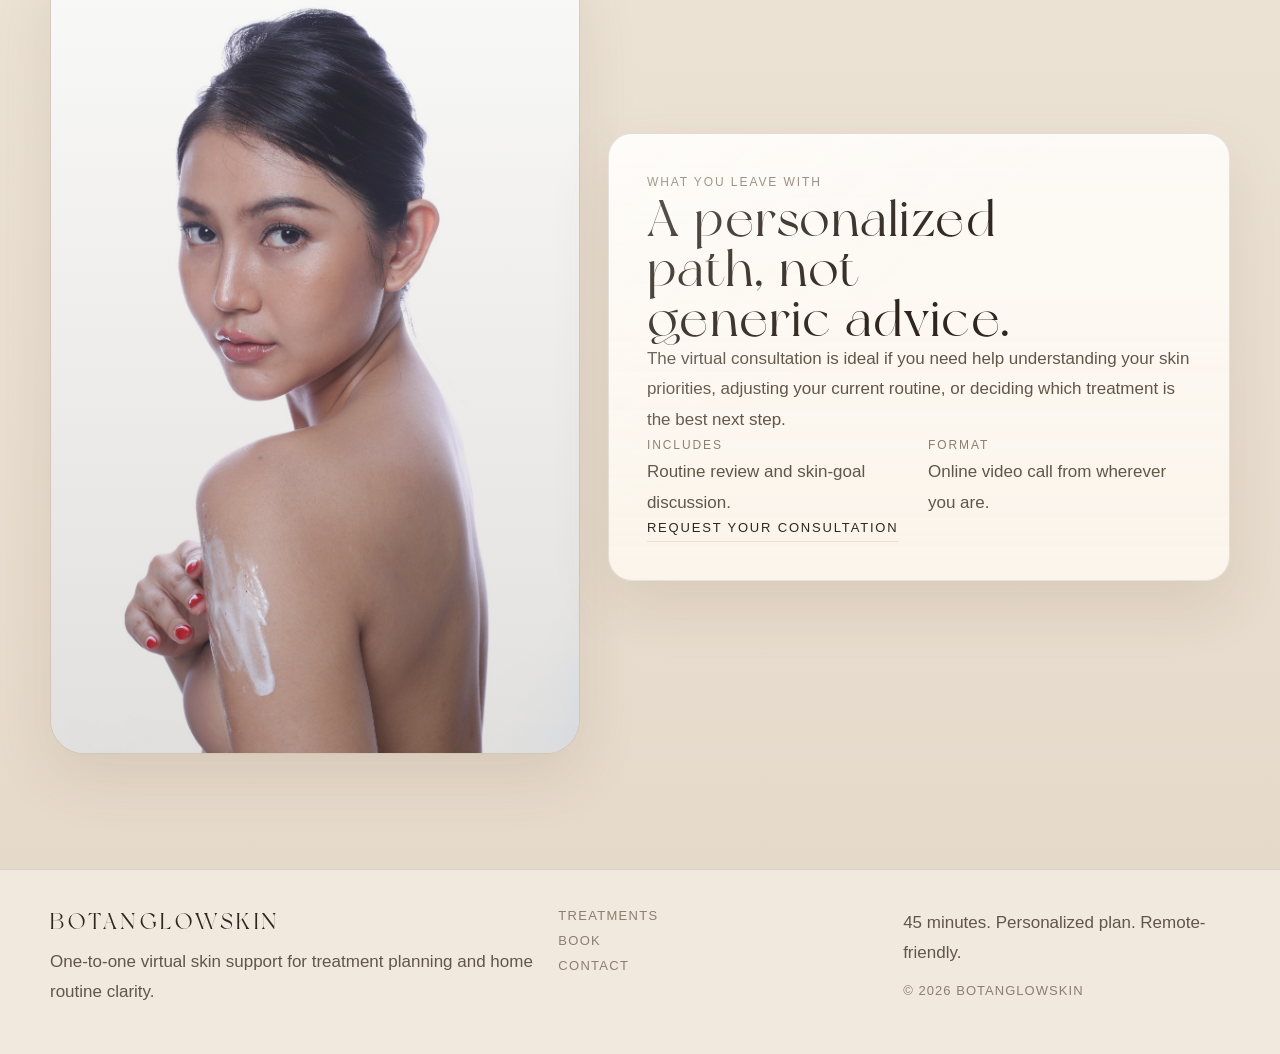
<file: virtual-call.html>
<!doctype html>
<html lang="en">
  <head>
    <meta charset="UTF-8" />
    <meta name="viewport" content="width=device-width, initial-scale=1.0" />
    <meta
      name="description"
      content="Book a BOTANGLOWSKIN virtual skin consultation to discuss your goals, current routine, and a personalized plan you can follow at home."
    />
    <title>BOTANGLOWSKIN | Virtual Call</title>
    <link rel="stylesheet" href="styles.css" />
    <script src="site.js" defer></script>
  </head>
  <body class="page page-virtual">
    <header class="site-header">
      <div class="container header-inner">
        <a class="brand" href="index.html">BOTANGLOWSKIN</a>
        <nav class="nav" aria-label="Primary navigation">
          <a href="index.html">Home</a>
          <a href="about.html">About</a>
          <a href="services.html">Treatments</a>
          <a class="is-active" href="virtual-call.html">Virtual Call</a>
          <a href="contact.html">Contact</a>
          <a href="booking.html">Book</a>
        </nav>
      </div>
    </header>

    <main>
      <section class="page-hero">
        <div class="container page-hero-grid">
          <div class="page-hero-copy" data-reveal>
            <p class="eyebrow">Virtual Consultation</p>
            <h1>Personalized skin guidance, wherever you are.</h1>
            <p class="page-intro">
              Book a virtual call to discuss your skin goals, current routine,
              and the kind of support that makes sense for your day-to-day life.
            </p>
          </div>

          <div class="price-panel" data-reveal>
            <p class="price-value">Video Call</p>
            <p class="price-amount">$80</p>
            <p>45 minutes of focused, one-to-one skin direction.</p>
          </div>
        </div>
      </section>

      <section class="section">
        <div class="container">
          <div class="section-heading" data-reveal>
            <p class="eyebrow">How It Flows</p>
            <h2>The consultation is simple, personal, and practical.</h2>
          </div>

          <div class="process-grid">
            <article class="process-step" data-reveal>
              <p class="step-number">Step 01</p>
              <h3>Talk Through Your Goals</h3>
              <p>
                We start with what you are noticing now, what you want to
                improve, and how your skin has been feeling lately.
              </p>
            </article>

            <article class="process-step" data-reveal>
              <p class="step-number">Step 02</p>
              <h3>Review Your Routine</h3>
              <p>
                Current habits, product use, and skin stressors are looked at
                together so the plan can stay realistic and useful.
              </p>
            </article>

            <article class="process-step" data-reveal>
              <p class="step-number">Step 03</p>
              <h3>Leave With a Clear Plan</h3>
              <p>
                You finish the call with personalized direction you can follow
                at home and use to support future treatments.
              </p>
            </article>
          </div>
        </div>
      </section>

      <section class="section">
        <div class="container split-layout">
          <div class="image-panel tall-panel" data-reveal>
            <img
              src="photo/main.JPG"
              alt="Botanglowskin consultation mood image"
            />
          </div>

          <div class="panel panel-spacious" data-reveal>
            <p class="eyebrow">What You Leave With</p>
            <h2>A personalized path, not generic advice.</h2>
            <p>
              The virtual consultation is ideal if you need help understanding
              your skin priorities, adjusting your current routine, or deciding
              which treatment is the best next step.
            </p>

            <div class="detail-grid">
              <div>
                <p class="small-label">Includes</p>
                <p>Routine review and skin-goal discussion.</p>
              </div>
              <div>
                <p class="small-label">Format</p>
                <p>Online video call from wherever you are.</p>
              </div>
            </div>

            <a class="text-link" href="booking.html"
              >Request your consultation</a
            >
          </div>
        </div>
      </section>
    </main>

    <footer class="site-footer">
      <div class="container footer-grid">
        <div class="footer-brand">
          <a class="brand" href="index.html">BOTANGLOWSKIN</a>
          <p>
            One-to-one virtual skin support for treatment planning and home
            routine clarity.
          </p>
        </div>

        <div class="footer-links">
          <a href="services.html">Treatments</a>
          <a href="booking.html">Book</a>
          <a href="contact.html">Contact</a>
        </div>

        <div class="footer-meta">
          <p>45 minutes. Personalized plan. Remote-friendly.</p>
          <p class="footer-copy">© <span data-year></span> BOTANGLOWSKIN</p>
        </div>
      </div>
    </footer>
  </body>
</html>
</file>
<file: styles.css>
@font-face {
  font-family: "NewYork Personal Use";
  src: url("newyork/NewYork PERSONAL USE.otf") format("opentype");
  font-weight: 400;
  font-style: normal;
  font-display: swap;
}

:root {
  --bg: #ece4d8;
  --bg-soft: #f7f0e7;
  --bg-deep: #ddd1c1;
  --panel: rgba(255, 248, 239, 0.72);
  --panel-strong: rgba(248, 240, 230, 0.92);
  --panel-soft: rgba(255, 251, 245, 0.48);
  --line: rgba(59, 46, 34, 0.12);
  --line-strong: rgba(59, 46, 34, 0.2);
  --text: #2f271f;
  --text-soft: #60564a;
  --text-faint: #8c7e71;
  --accent: #b58d62;
  --accent-soft: rgba(181, 141, 98, 0.16);
  --moss: #88907f;
  --shadow: 0 24px 60px rgba(96, 76, 51, 0.12);
  --max-width: 1180px;
  --radius-lg: 34px;
  --radius-md: 24px;
  --radius-sm: 18px;
  --pointer-x: 75vw;
  --pointer-y: 14vh;
}

* {
  box-sizing: border-box;
}

html {
  scroll-behavior: smooth;
}

html,
body {
  margin: 0;
  padding: 0;
}

body {
  min-height: 100vh;
  color: var(--text);
  font-family: "Avenir Next", "Helvetica Neue", "Segoe UI", sans-serif;
  background:
    radial-gradient(
      circle at 20% 18%,
      rgba(181, 141, 98, 0.14),
      transparent 26%
    ),
    radial-gradient(
      circle at 82% 12%,
      rgba(136, 144, 127, 0.1),
      transparent 18%
    ),
    linear-gradient(
      180deg,
      #fbf6ef 0%,
      var(--bg-soft) 24%,
      var(--bg) 58%,
      var(--bg-deep) 100%
    );
  position: relative;
  overflow-x: hidden;
}

.page-home {
  background:
    radial-gradient(
      circle at 78% 14%,
      rgba(136, 144, 127, 0.13),
      transparent 18%
    ),
    radial-gradient(
      circle at 18% 18%,
      rgba(181, 141, 98, 0.15),
      transparent 26%
    ),
    linear-gradient(180deg, #faf4ea 0%, #eee4d6 48%, #ddd0bf 100%);
}

.page-about {
  background:
    radial-gradient(
      circle at 84% 10%,
      rgba(181, 141, 98, 0.1),
      transparent 18%
    ),
    linear-gradient(180deg, #faf5ec 0%, #e7dccc 100%);
}

.page-services {
  background:
    radial-gradient(
      circle at 14% 18%,
      rgba(181, 141, 98, 0.12),
      transparent 24%
    ),
    radial-gradient(
      circle at 84% 74%,
      rgba(136, 144, 127, 0.08),
      transparent 18%
    ),
    linear-gradient(180deg, #faf4eb 0%, #e8ddce 100%);
}

.page-virtual {
  background:
    radial-gradient(
      circle at 82% 14%,
      rgba(181, 141, 98, 0.12),
      transparent 18%
    ),
    linear-gradient(180deg, #f8f1e7 0%, #e4d8c8 100%);
}

.page-booking {
  background:
    radial-gradient(
      circle at 14% 18%,
      rgba(136, 144, 127, 0.1),
      transparent 20%
    ),
    linear-gradient(180deg, #faf3e9 0%, #e6d8c7 100%);
}

.page-contact {
  background:
    radial-gradient(
      circle at 84% 18%,
      rgba(181, 141, 98, 0.12),
      transparent 20%
    ),
    radial-gradient(
      circle at 18% 72%,
      rgba(136, 144, 127, 0.08),
      transparent 18%
    ),
    linear-gradient(180deg, #faf4ea 0%, #e6dac9 100%);
}

body::before,
body::after {
  content: "";
  position: fixed;
  inset: 0;
  pointer-events: none;
  z-index: 0;
}

body::before {
  background:
    radial-gradient(
      circle at 12% 26%,
      rgba(255, 255, 255, 0.55),
      transparent 24%
    ),
    radial-gradient(
      circle at 82% 74%,
      rgba(136, 144, 127, 0.08),
      transparent 22%
    ),
    linear-gradient(120deg, rgba(255, 255, 255, 0.2), transparent 48%);
}

body::after {
  background: radial-gradient(
    circle 340px at var(--pointer-x) var(--pointer-y),
    rgba(181, 141, 98, 0.1),
    transparent 72%
  );
  opacity: 0.75;
  transition: opacity 0.35s ease;
}

main,
header,
footer {
  position: relative;
  z-index: 1;
}

img {
  max-width: 100%;
  display: block;
}

a {
  color: inherit;
  text-decoration: none;
}

button,
input,
select,
textarea {
  font: inherit;
}

.container {
  width: min(var(--max-width), calc(100% - 48px));
  margin: 0 auto;
}

.site-header {
  position: sticky;
  top: 0;
  z-index: 30;
  border-bottom: 1px solid var(--line);
  background: rgba(250, 244, 236, 0.72);
  backdrop-filter: blur(18px);
  box-shadow: 0 0 0 rgba(96, 76, 51, 0);
  transition:
    background 0.32s ease,
    border-color 0.32s ease,
    box-shadow 0.32s ease,
    transform 0.32s ease;
}

.site-header::after {
  content: "";
  position: absolute;
  left: 24px;
  right: 24px;
  bottom: 0;
  height: 1px;
  background: linear-gradient(
    90deg,
    transparent,
    rgba(181, 141, 98, 0.46),
    transparent
  );
  opacity: 0;
  transform: scaleX(0.8);
  transition:
    opacity 0.32s ease,
    transform 0.32s ease;
}

.site-header.is-scrolled {
  border-bottom-color: rgba(59, 46, 34, 0.16);
  background: rgba(250, 244, 236, 0.92);
  box-shadow: 0 16px 34px rgba(96, 76, 51, 0.1);
}

.site-header.is-scrolled::after {
  opacity: 1;
  transform: scaleX(1);
}

.page-home .site-header {
  position: fixed;
  left: 0;
  right: 0;
  width: 100%;
  border-bottom: 0;
  background: linear-gradient(180deg, rgba(31, 24, 19, 0.34), transparent);
  backdrop-filter: none;
}

.page-home .site-header.is-scrolled {
  background: rgba(248, 241, 231, 0.84);
  backdrop-filter: blur(18px);
  box-shadow: 0 16px 34px rgba(40, 29, 20, 0.12);
}

.page-home .brand,
.page-home .nav a {
  color: rgba(250, 246, 239, 0.94);
  text-shadow: 0 1px 18px rgba(0, 0, 0, 0.16);
}

.page-home .nav a:hover,
.page-home .nav a.is-active {
  color: #ffffff;
  border-bottom-color: rgba(255, 255, 255, 0.7);
}

.page-home .site-header.is-scrolled .brand,
.page-home .site-header.is-scrolled .nav a {
  color: var(--text);
  text-shadow: none;
}

.page-home .site-header.is-scrolled .nav a:hover,
.page-home .site-header.is-scrolled .nav a.is-active {
  color: var(--text);
  border-bottom-color: var(--line-strong);
}

.header-inner {
  min-height: 88px;
  display: flex;
  align-items: center;
  justify-content: space-between;
  gap: 24px;
  padding: 14px 0;
  transition:
    min-height 0.32s ease,
    padding 0.32s ease;
}

.site-header.is-scrolled .header-inner {
  min-height: 76px;
  padding: 10px 0;
}

.brand {
  font-family: "NewYork Personal Use", Georgia, serif;
  font-size: 26px;
  letter-spacing: 0.16em;
  text-transform: uppercase;
  white-space: nowrap;
}

.nav {
  display: flex;
  flex-wrap: nowrap;
  align-items: center;
  justify-content: flex-end;
  gap: clamp(10px, 1.4vw, 18px);
  margin-left: auto;
}

.nav a {
  color: var(--text-faint);
  font-size: 12px;
  letter-spacing: 0.14em;
  text-transform: uppercase;
  padding-bottom: 2px;
  border-bottom: 1px solid transparent;
  white-space: nowrap;
  transition:
    color 0.24s ease,
    border-color 0.24s ease,
    transform 0.24s ease;
}

.nav a:hover,
.nav a.is-active {
  color: var(--text);
  border-bottom-color: var(--line-strong);
}

.nav a:hover {
  transform: translateY(-1px);
}

.hero,
.section,
.page-hero {
  position: relative;
  padding: clamp(72px, 9vw, 118px) 0;
}

.page-hero {
  padding-bottom: 44px;
}

.hero-home {
  min-height: 100vh;
  min-height: 100svh;
  padding: 0;
  display: flex;
  align-items: flex-end;
  overflow: hidden;
}

.hero-home::before,
.hero-home::after {
  content: "";
  position: absolute;
  pointer-events: none;
}

.hero-home::before {
  inset: 0;
  z-index: 1;
  background: linear-gradient(
    180deg,
    rgba(34, 24, 18, 0.24) 0%,
    rgba(34, 24, 18, 0.08) 30%,
    rgba(34, 24, 18, 0.42) 76%,
    rgba(34, 24, 18, 0.62) 100%
  );
}

.hero-home::after {
  inset: 0;
  z-index: 1;
  background:
    radial-gradient(
      circle at 24% 24%,
      rgba(255, 246, 235, 0.16),
      transparent 22%
    ),
    radial-gradient(
      circle at 76% 70%,
      rgba(181, 141, 98, 0.14),
      transparent 26%
    );
}

.hero-home-media {
  position: absolute;
  inset: 0;
  z-index: 0;
}

.hero-home-media img {
  width: 100%;
  height: 100%;
  object-fit: cover;
  filter: saturate(0.96) brightness(0.88) contrast(1.02);
}

.hero-home-content {
  position: relative;
  z-index: 2;
  max-width: 620px;
  display: grid;
  gap: 18px;
  padding: 0 0 clamp(44px, 7vw, 88px);
}

.hero-home-content h1 {
  max-width: 7ch;
  font-size: clamp(58px, 10vw, 122px);
  line-height: 0.88;
}

.hero-home-content .eyebrow,
.hero-home-content h1,
.hero-home-content .hero-lead {
  color: #f8f3ec;
}

.hero-home-content .hero-lead {
  max-width: 26ch;
}

.hero-home-content .button-primary {
  background: rgba(255, 255, 255, 0.18);
  border-color: rgba(255, 255, 255, 0.42);
  color: #ffffff;
}

.hero-home-content .button-secondary {
  background: rgba(255, 255, 255, 0.08);
  border-color: rgba(255, 255, 255, 0.34);
  color: #f8f3ec;
}

.hero-home-content .button-primary:hover,
.hero-home-content .button-secondary:hover {
  background: rgba(255, 255, 255, 0.22);
}

.section-heading--compact {
  margin-bottom: 22px;
}

.section-heading--compact p {
  max-width: 38ch;
  margin: 0 auto;
}

.home-editorial-section {
  padding-top: clamp(56px, 7vw, 94px);
}

.home-editorial-grid {
  display: grid;
  grid-template-columns: minmax(0, 0.72fr) minmax(0, 1.28fr);
  gap: 42px;
  align-items: end;
}

.home-editorial-copy {
  display: grid;
  gap: 18px;
  max-width: 420px;
}

.home-editorial-copy h2 {
  max-width: 8ch;
  font-size: clamp(38px, 5vw, 62px);
}

.home-editorial-image {
  min-height: 640px;
  border-radius: 28px 28px 150px 28px;
}

.home-services-heading {
  max-width: 460px;
  margin-bottom: 34px;
}

.home-services-heading h2 {
  max-width: 8ch;
}

.home-service-cards {
  gap: 0;
  border-top: 1px solid var(--line);
}

.home-service-card {
  min-height: 300px;
  padding: 26px 22px 34px;
  border: 0;
  border-right: 1px solid var(--line);
  border-bottom: 1px solid var(--line);
  border-radius: 0;
  background: transparent;
  box-shadow: none;
}

.home-service-card:first-child {
  border-left: 1px solid var(--line);
}

.home-service-card::before {
  display: none;
}

.home-service-card:hover {
  transform: none;
  border-color: var(--line);
  background: rgba(255, 255, 255, 0.2);
}

.home-service-card .service-time {
  padding: 0;
  border-radius: 0;
  background: transparent;
  color: var(--text-faint);
}

.home-service-card h3 {
  max-width: 8ch;
  font-size: clamp(26px, 3vw, 38px);
}

.home-service-card p {
  max-width: 18ch;
}

.home-cta-note {
  display: grid;
  grid-template-columns: auto 1fr auto;
  gap: 18px;
  align-items: center;
  margin-top: 28px;
  padding-top: 18px;
  border-top: 1px solid var(--line);
}

.hero-grid,
.page-hero-grid,
.split-layout,
.booking-layout,
.contact-layout {
  display: grid;
  gap: 28px;
  align-items: center;
}

.hero-grid {
  grid-template-columns: minmax(0, 1.02fr) minmax(0, 0.98fr);
}

.page-hero-grid {
  grid-template-columns: minmax(0, 1fr) minmax(280px, 380px);
  align-items: end;
}

.split-layout {
  grid-template-columns: minmax(0, 0.92fr) minmax(0, 1.08fr);
}

.booking-layout {
  grid-template-columns: minmax(0, 1.08fr) minmax(0, 0.92fr);
  align-items: start;
}

.contact-layout {
  grid-template-columns: minmax(0, 1.02fr) minmax(0, 0.98fr);
  align-items: stretch;
}

.hero-copy,
.page-hero-copy,
.section-heading,
.stack {
  display: grid;
  gap: 18px;
}

.eyebrow,
.small-label,
label {
  margin: 0;
  font-size: 12px;
  letter-spacing: 0.16em;
  text-transform: uppercase;
}

.eyebrow,
label,
.small-label {
  color: var(--text-faint);
}

h1,
h2,
h3 {
  margin: 0;
  font-family: "NewYork Personal Use", Georgia, serif;
  font-weight: 400;
  letter-spacing: 0.03em;
}

h1 {
  font-size: clamp(46px, 8vw, 92px);
  line-height: 0.92;
  max-width: 11ch;
}

h2 {
  font-size: clamp(30px, 4vw, 52px);
  line-height: 0.98;
  max-width: 13ch;
}

h3 {
  font-size: 24px;
  line-height: 1.1;
}

p {
  margin: 0;
  color: var(--text-soft);
  font-size: 17px;
  line-height: 1.8;
}

.hero-lead,
.page-intro {
  max-width: 58ch;
  font-size: 19px;
}

.button-row {
  display: flex;
  flex-wrap: wrap;
  gap: 14px;
  padding-top: 8px;
}

.button {
  display: inline-flex;
  align-items: center;
  justify-content: center;
  min-height: 52px;
  padding: 12px 20px;
  border-radius: 999px;
  border: 1px solid transparent;
  cursor: pointer;
  font-size: 12px;
  letter-spacing: 0.14em;
  text-transform: uppercase;
  transition:
    transform 0.24s ease,
    background 0.24s ease,
    border-color 0.24s ease,
    color 0.24s ease;
}

.button:hover {
  transform: translateY(-2px);
}

.button-primary {
  background: linear-gradient(
    180deg,
    rgba(181, 141, 98, 0.26),
    rgba(181, 141, 98, 0.14)
  );
  border-color: rgba(181, 141, 98, 0.34);
  color: var(--text);
}

.button-secondary {
  background: rgba(255, 255, 255, 0.38);
  border-color: var(--line-strong);
  color: var(--text-soft);
}

.text-link {
  display: inline-flex;
  align-items: center;
  gap: 10px;
  width: fit-content;
  color: var(--text);
  font-size: 13px;
  letter-spacing: 0.14em;
  text-transform: uppercase;
  border-bottom: 1px solid rgba(210, 177, 137, 0.3);
  padding-bottom: 6px;
}

.panel,
.feature-card,
.service-card,
.process-step,
.contact-card,
.quote-panel,
.price-panel {
  position: relative;
  background:
    linear-gradient(
      180deg,
      rgba(255, 255, 255, 0.64),
      rgba(255, 249, 241, 0.46)
    ),
    var(--panel);
  border: 1px solid var(--line);
  border-radius: var(--radius-md);
  box-shadow: var(--shadow);
  overflow: hidden;
}

.panel::before,
.feature-card::before,
.service-card::before,
.process-step::before,
.contact-card::before,
.quote-panel::before,
.price-panel::before {
  content: "";
  position: absolute;
  inset: 0;
  background: linear-gradient(
    140deg,
    rgba(255, 255, 255, 0.26),
    transparent 42%
  );
  pointer-events: none;
}

.panel,
.price-panel {
  padding: 30px;
}

.panel-spacious {
  padding: 38px;
}

.subtle-panel {
  background:
    linear-gradient(
      180deg,
      rgba(255, 255, 255, 0.52),
      rgba(255, 249, 241, 0.34)
    ),
    rgba(255, 247, 238, 0.72);
}

.hero-meta,
.stat-row,
.footer-grid,
.grid-3,
.service-cards,
.process-grid,
.detail-grid {
  display: grid;
  gap: 18px;
}

.hero-meta {
  grid-template-columns: repeat(2, minmax(0, 1fr));
  padding-top: 6px;
}

.hero-meta div,
.stat-row div {
  padding-top: 18px;
  border-top: 1px solid var(--line);
}

.stat-row {
  grid-template-columns: repeat(3, minmax(0, 1fr));
  margin-top: 10px;
}

.stat-value {
  display: block;
  font-family: "NewYork Personal Use", Georgia, serif;
  font-size: 40px;
  line-height: 1;
  color: var(--text);
  margin-bottom: 8px;
}

.stat-label {
  display: block;
  color: var(--text-faint);
  font-size: 13px;
  letter-spacing: 0.08em;
  text-transform: uppercase;
  line-height: 1.6;
}

.section-heading {
  max-width: 760px;
  margin-bottom: 34px;
}

.grid-3,
.service-cards,
.process-grid {
  grid-template-columns: repeat(3, minmax(0, 1fr));
}

.feature-card,
.service-card,
.process-step,
.contact-card {
  padding: 28px;
  transition:
    transform 0.24s ease,
    border-color 0.24s ease,
    background 0.24s ease;
}

.feature-card:hover,
.service-card:hover,
.process-step:hover,
.contact-card:hover {
  transform: translateY(-4px);
  border-color: rgba(210, 177, 137, 0.26);
}

.feature-card p,
.service-card p,
.process-step p,
.contact-card p {
  font-size: 16px;
}

.card-index {
  color: var(--accent);
  font-size: 13px;
  letter-spacing: 0.18em;
  text-transform: uppercase;
  margin-bottom: 18px;
}

.art-stack {
  position: relative;
  min-height: 640px;
}

.art-card,
.image-panel {
  position: relative;
  overflow: hidden;
  border-radius: var(--radius-lg);
  border: 1px solid var(--line);
  box-shadow: var(--shadow);
}

.art-card::after,
.image-panel::after {
  content: "";
  position: absolute;
  inset: 0;
  background: linear-gradient(
    180deg,
    rgba(255, 251, 245, 0.08),
    rgba(59, 46, 34, 0.12)
  );
  pointer-events: none;
}

.art-card img,
.image-panel img {
  width: 100%;
  height: 100%;
  object-fit: cover;
  filter: saturate(0.92) brightness(0.97) contrast(1.01);
}

.hero-visual {
  position: relative;
  display: grid;
  gap: 18px;
}

.hero-photo-panel {
  min-height: 680px;
  border-radius: 160px 34px 34px 34px;
}

.hero-photo-note {
  position: absolute;
  right: 18px;
  bottom: 18px;
  width: min(300px, 58%);
  padding: 24px;
}

.art-card-small {
  position: absolute;
  top: 0;
  left: 0;
  width: 38%;
  height: 42%;
  z-index: 2;
  border-radius: 34px 34px 140px 34px;
  animation: floatCard 16s ease-in-out infinite;
}

.art-card-large {
  position: absolute;
  inset: 72px 0 48px 88px;
  border-radius: 160px 34px 34px 34px;
  animation: floatCardReverse 18s ease-in-out infinite;
}

.art-note {
  position: absolute;
  right: 18px;
  bottom: 0;
  width: min(290px, 54%);
  z-index: 3;
  padding: 24px;
}

.image-panel {
  min-height: 520px;
}

.tall-panel {
  min-height: 640px;
}

.service-time,
.price-value {
  display: inline-flex;
  align-items: center;
  width: fit-content;
  padding: 8px 12px;
  border-radius: 999px;
  background: var(--accent-soft);
  color: var(--accent);
  font-size: 12px;
  letter-spacing: 0.14em;
  text-transform: uppercase;
}

.service-card {
  display: grid;
  align-content: start;
  gap: 16px;
  min-height: 100%;
}

.service-card h3 {
  max-width: 12ch;
}

.service-meta {
  color: var(--text-faint);
  font-size: 13px;
  letter-spacing: 0.1em;
  text-transform: uppercase;
  line-height: 1.6;
}

.section-cta {
  margin-top: 22px;
  display: grid;
  gap: 14px;
}

.quote-panel {
  padding: 36px;
}

.quote-text {
  font-family: "NewYork Personal Use", Georgia, serif;
  font-size: clamp(28px, 4vw, 48px);
  line-height: 1.05;
  color: var(--text);
}

.quote-panel p:last-child {
  margin-top: 18px;
}

.detail-grid {
  grid-template-columns: repeat(2, minmax(0, 1fr));
}

.page-hero-card {
  display: grid;
  align-content: end;
  min-height: 280px;
}

.service-layout {
  display: grid;
  gap: 22px;
}

.process-step {
  display: grid;
  gap: 14px;
}

.step-number {
  color: var(--accent);
  font-size: 13px;
  letter-spacing: 0.16em;
  text-transform: uppercase;
}

.price-panel {
  display: grid;
  gap: 14px;
  height: 100%;
}

.page-about .page-hero-card {
  border-radius: 34px 34px 150px 34px;
}

.page-services .price-panel {
  border-radius: 150px 34px 34px 34px;
}

.page-virtual .price-panel {
  border-radius: 34px 150px 34px 34px;
}

.page-booking .page-hero-card {
  border-radius: 34px 34px 34px 150px;
}

.page-contact .page-hero-card {
  border-radius: 150px 34px 34px 34px;
}

.page-contact .image-panel {
  border-radius: 34px 180px 34px 34px;
}

.page-services .service-layout {
  grid-template-columns: repeat(3, minmax(0, 1fr));
  align-items: start;
}

.page-services .service-layout .service-card:nth-child(2) {
  margin-top: 26px;
}

.page-services .service-layout .service-card:nth-child(3) {
  margin-top: 52px;
}

.price-value {
  font-size: 13px;
}

.price-amount {
  font-family: "NewYork Personal Use", Georgia, serif;
  font-size: clamp(52px, 8vw, 82px);
  line-height: 0.92;
  color: var(--text);
}

.form {
  display: grid;
  gap: 18px;
  margin-top: 8px;
}

.form-grid {
  display: grid;
  grid-template-columns: repeat(2, minmax(0, 1fr));
  gap: 16px;
}

.field-group {
  display: grid;
  gap: 8px;
}

.field-group.full-width {
  grid-column: 1 / -1;
}

label {
  display: block;
}

input,
select,
textarea {
  width: 100%;
  border: 1px solid var(--line);
  border-radius: var(--radius-sm);
  background: rgba(255, 255, 255, 0.42);
  color: var(--text);
  padding: 14px 16px;
  transition:
    border-color 0.24s ease,
    background 0.24s ease,
    transform 0.18s ease;
}

input,
select {
  min-height: 52px;
}

textarea {
  min-height: 140px;
  resize: vertical;
}

input::placeholder,
textarea::placeholder {
  color: #8d8378;
}

input:focus,
select:focus,
textarea:focus {
  outline: none;
  border-color: rgba(181, 141, 98, 0.42);
  background: rgba(255, 255, 255, 0.62);
}

input:active,
select:active,
textarea:active {
  transform: scale(0.998);
}

.form-status {
  display: inline-flex;
  width: fit-content;
  padding: 10px 14px;
  border-radius: 999px;
  background: rgba(136, 144, 127, 0.14);
  color: #5c6655;
  font-size: 13px;
  letter-spacing: 0.08em;
  text-transform: uppercase;
}

.booking-aside,
.contact-stack {
  display: grid;
  gap: 18px;
}

.page-booking .booking-aside {
  position: sticky;
  top: 116px;
}

.contact-value {
  font-family: "NewYork Personal Use", Georgia, serif;
  font-size: 28px;
  line-height: 1.2;
  color: var(--text);
  overflow-wrap: anywhere;
}

.page-contact .contact-card:nth-child(2) {
  border-color: rgba(181, 141, 98, 0.24);
}

.page-contact .contact-card:nth-child(3) {
  background:
    linear-gradient(
      180deg,
      rgba(136, 144, 127, 0.12),
      rgba(255, 249, 241, 0.3)
    ),
    var(--panel);
}

.site-footer {
  padding: 38px 0 46px;
  border-top: 1px solid var(--line);
  background: rgba(250, 244, 236, 0.58);
}

.site-footer .brand {
  font-size: 22px;
}

.footer-grid {
  grid-template-columns: minmax(0, 1.2fr) repeat(2, minmax(0, 0.8fr));
  align-items: start;
}

.footer-brand {
  display: grid;
  gap: 12px;
}

.footer-links,
.footer-meta {
  display: grid;
  gap: 10px;
}

.footer-links a {
  width: fit-content;
  color: var(--text-faint);
  font-size: 13px;
  letter-spacing: 0.1em;
  text-transform: uppercase;
}

.footer-links a:hover {
  color: var(--text);
}

.footer-copy {
  color: var(--text-faint);
  font-size: 13px;
  letter-spacing: 0.08em;
  text-transform: uppercase;
}

[data-reveal] {
  opacity: 0;
  transform: translateY(28px);
  transition:
    opacity 0.9s ease,
    transform 0.9s ease;
}

[data-reveal].is-visible {
  opacity: 1;
  transform: translateY(0);
}

@keyframes floatCard {
  0% {
    transform: translate3d(0, 0, 0);
  }
  50% {
    transform: translate3d(0, -10px, 0);
  }
  100% {
    transform: translate3d(0, 0, 0);
  }
}

@keyframes floatCardReverse {
  0% {
    transform: translate3d(0, 0, 0);
  }
  50% {
    transform: translate3d(0, 12px, 0);
  }
  100% {
    transform: translate3d(0, 0, 0);
  }
}

@media (max-width: 1040px) {
  .hero-grid,
  .page-hero-grid,
  .split-layout,
  .booking-layout,
  .contact-layout,
  .grid-3,
  .service-cards,
  .process-grid,
  .detail-grid,
  .footer-grid,
  .page-services .service-layout {
    grid-template-columns: 1fr;
  }

  .hero-home {
    min-height: auto;
  }

  .hero-home-content {
    max-width: 520px;
    padding-bottom: 56px;
  }

  .page-hero {
    padding-bottom: 24px;
  }

  h1,
  h2,
  .section-heading h2,
  .service-card h3 {
    max-width: none;
  }

  .hero-photo-panel {
    min-height: 520px;
    border-radius: 34px;
  }

  .hero-photo-note {
    position: static;
    width: 100%;
    padding: 24px;
  }

  .home-editorial-grid,
  .home-service-cards {
    grid-template-columns: 1fr;
  }

  .home-editorial-grid {
    gap: 26px;
  }

  .home-editorial-copy {
    max-width: 560px;
  }

  .home-editorial-image {
    min-height: 500px;
    border-radius: 28px;
  }

  .home-service-card,
  .home-service-card:first-child {
    min-height: auto;
    border-left: 0;
    border-right: 0;
  }

  .home-cta-note {
    grid-template-columns: 1fr;
    align-items: start;
  }

  .art-stack {
    min-height: auto;
    display: grid;
    gap: 18px;
  }

  .art-card-small,
  .art-card-large,
  .art-note {
    position: static;
    width: 100%;
    inset: auto;
    animation: none;
  }

  .art-card-small,
  .art-card-large {
    height: 340px;
  }

  .image-panel,
  .tall-panel {
    min-height: 420px;
  }

  .page-services .service-layout .service-card:nth-child(2),
  .page-services .service-layout .service-card:nth-child(3) {
    margin-top: 0;
  }

  .page-booking .booking-aside {
    position: static;
    top: auto;
  }

  .stat-row,
  .hero-meta {
    grid-template-columns: 1fr;
  }
}

@media (max-width: 760px) {
  .container {
    width: min(var(--max-width), calc(100% - 28px));
  }

  .header-inner {
    flex-direction: column;
    align-items: flex-start;
    min-height: auto;
  }

  .page-home .header-inner {
    gap: 12px;
    padding-top: 16px;
  }

  .brand {
    font-size: 22px;
  }

  .nav {
    width: 100%;
    justify-content: flex-start;
    gap: 12px;
    overflow-x: auto;
    -ms-overflow-style: none;
    scrollbar-width: none;
    padding-bottom: 4px;
  }

  .nav::-webkit-scrollbar {
    display: none;
  }

  .page-home .nav {
    max-width: 100%;
    gap: 10px 12px;
  }

  .hero,
  .section,
  .page-hero {
    padding: 64px 0;
  }

  .hero-home::before,
  .hero-home::after {
    display: none;
  }

  .panel,
  .panel-spacious,
  .feature-card,
  .service-card,
  .process-step,
  .contact-card,
  .quote-panel,
  .price-panel {
    padding: 24px;
  }

  h1 {
    font-size: clamp(40px, 15vw, 74px);
  }

  h2 {
    font-size: clamp(28px, 10vw, 46px);
  }

  .hero-lead,
  .page-intro {
    font-size: 18px;
  }

  .hero-home-content {
    gap: 14px;
    max-width: 100%;
    padding-bottom: 34px;
  }

  .hero-home-content h1 {
    font-size: clamp(44px, 16vw, 72px);
    max-width: 8ch;
  }

  .hero-home-content .hero-lead {
    max-width: 20ch;
    font-size: 17px;
  }

  .home-editorial-section {
    padding-top: 46px;
  }

  .home-editorial-grid {
    gap: 22px;
  }

  .home-editorial-copy h2,
  .home-services-heading h2 {
    max-width: none;
  }

  .home-editorial-image {
    min-height: 360px;
  }

  .home-service-card {
    padding: 22px 0 26px;
    background: transparent;
  }

  .home-service-card p {
    max-width: none;
  }

  .home-cta-note {
    gap: 10px;
  }

  .button-row {
    flex-direction: column;
  }

  .button {
    width: 100%;
  }

  .form-grid {
    grid-template-columns: 1fr;
  }

  .contact-value {
    font-size: 24px;
  }

  .hero-photo-panel {
    min-height: 420px;
  }
}

@media (prefers-reduced-motion: reduce) {
  html {
    scroll-behavior: auto;
  }

  *,
  *::before,
  *::after {
    animation: none !important;
    transition: none !important;
  }

  [data-reveal] {
    opacity: 1;
    transform: none;
  }
}
</file>
